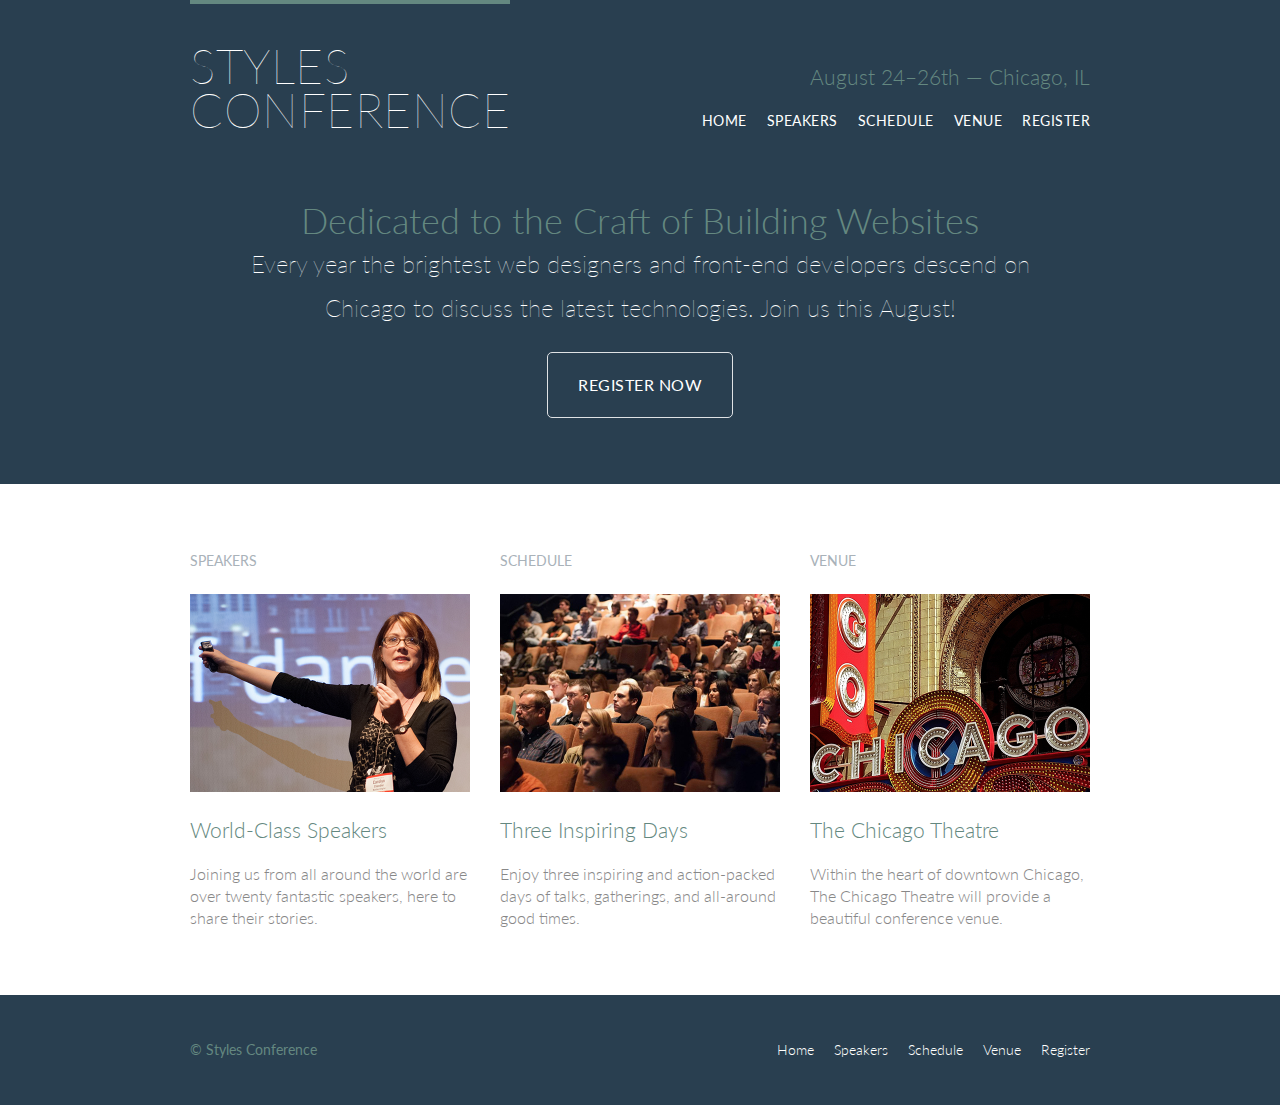
<file: index.html>
<!DOCTYPE html>
<html lang="en">

  <head>
    <meta charset="utf-8">
    <title>Styles Conference</title>
    <link rel="stylesheet" href="assets/stylesheets/main.css">
    <link href="https://fonts.googleapis.com/css?family=Lato:100,300,400&display=swap" rel="stylesheet">
  </head>

  <body>

    <!-- Header -->

    <header class="primary-header container group">

      <h1 class="logo">
        <a href="index.html">Styles <br> Conference</a>
      </h1>

      <h3 class="tagline">August 24&ndash;26th &mdash; Chicago, IL</h3>

      <nav class="nav primary-nav">
        <ul>
          <li><a href="index.html">Home</a></li><!--
          --><li><a href="speakers.html">Speakers</a></li><!--
          --><li><a href="schedule.html">Schedule</a></li><!--
          --><li><a href="venue.html">Venue</a></li><!--
          --><li><a href="register.html">Register</a></li>
        </ul>
      </nav>

    </header>

    <!-- Hero -->

    <section class="hero container">

      <h2>Dedicated to the Craft of Building Websites</h2>

      <p>Every year the brightest web designers and front-end developers descend on Chicago to discuss the latest technologies. Join us this August!</p>

      <a class="btn btn-alt" href="register.html">Register Now</a>

    </section>

    <!-- Teasers -->

    <section class="row">
      <div class="grid">

      <!-- Speakers -->

      <section class="teaser col-1-3">
        <h5>Speakers</h5>
        <a href="speakers.html">
          <img src="assets/images/home/speakers.jpg" alt="Professional Speaker"> 
          <h3>World-Class Speakers</h3>
        </a>
        <p>Joining us from all around the world are over twenty fantastic speakers, here to share their stories.</p>
      </section><!--

      Schedule

      --><section class="teaser col-1-3">
        <a href="schedule.html">
          <h5>Schedule</h5>
          <img src="assets/images/home/schedule.jpg" alt="Schedule"> 
          <h3>Three Inspiring Days</h3>
        </a>
        <p>Enjoy three inspiring and action-packed days of talks, gatherings, and all-around good times.</p>
      </section><!--

      Venue

      --><section class="teaser col-1-3">
        <a href="venue.html">
          <h5>Venue</h5>
          <img src="assets/images/home/venue.jpg" alt="Venue"> 
          <h3>The Chicago Theatre</h3>
        </a>
        <p>Within the heart of downtown Chicago, The Chicago Theatre will provide a beautiful conference venue.</p>
      </section>
    </div>
    </section>

    <!-- Footer -->

    <footer class="primary-footer container group">

      <small>&copy; Styles Conference</small>

      <nav class="nav">
        <ul>
          <li><a href="index.html">Home</a></li><!--
          --><li><a href="speakers.html">Speakers</a></li><!--
          --><li><a href="schedule.html">Schedule</a></li><!--
          --><li><a href="venue.html">Venue</a></li><!--
          --><li><a href="register.html">Register</a></li>
        </ul>
      </nav>

    </footer>

  </body>
</html>
</file>
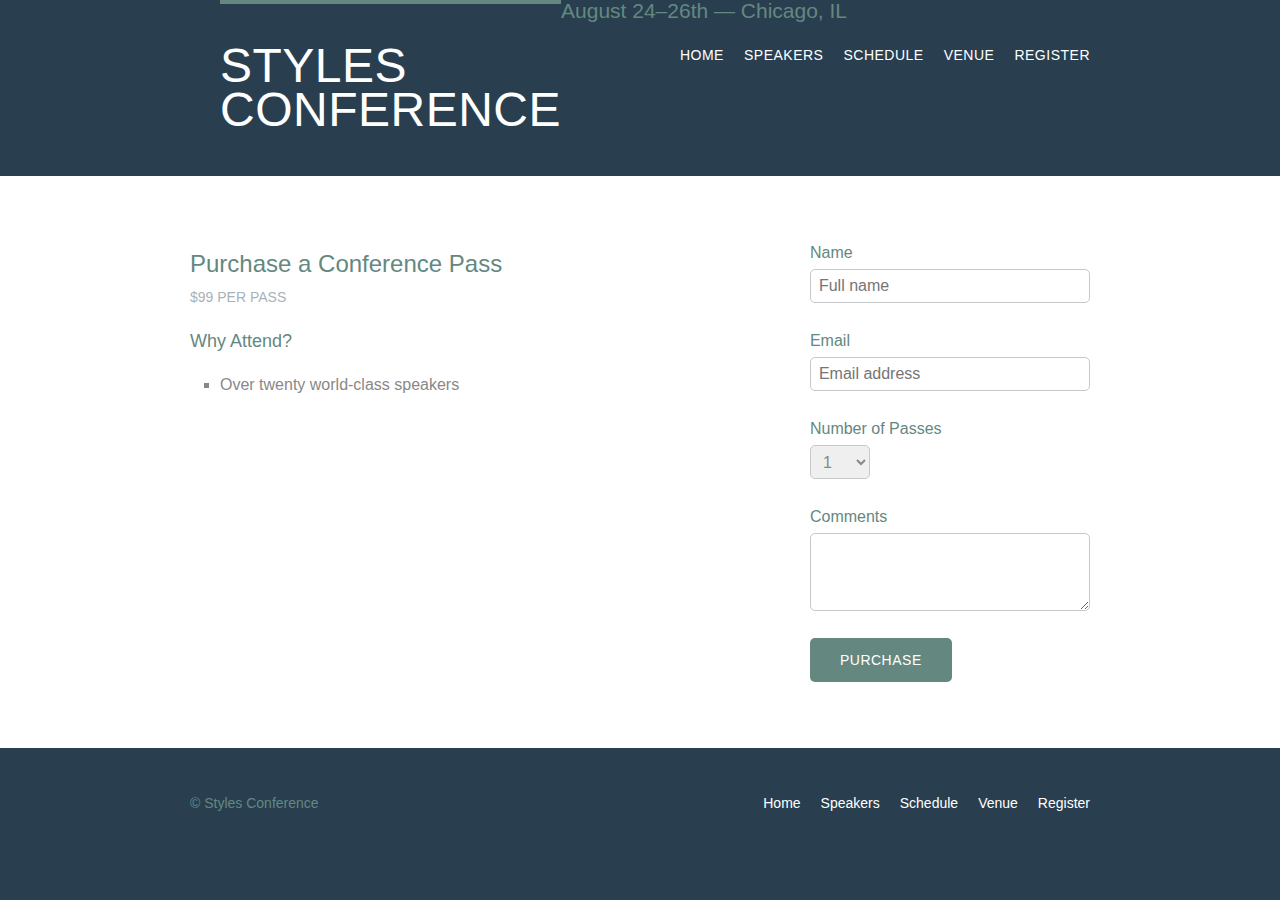
<file: register.html>
<!DOCTYPE html>
<html lang="en">
  <head>
    <meta charset="utf-8">
    <title>Styles Conference </title>
    <link rel="stylesheet" href="assets/stylesheets/main.css">
  </head>
  <body>
    <header class="primary-header container group">
      <section class="container">
      <h1 class="logo">
        <a href="index.html">Styles <br> Conference</a>
      </h1>
      </section>
      <h3>August 24&ndash;26th &mdash; Chicago, IL</h3>
      <nav class="nav primary-nav">
        <ul>
          <li><a href="index.html">Home</a></li><!--
          --><li><a href="speakers.html">Speakers</a></li><!--
          --><li><a href="schedule.html">Schedule</a></li><!--
          --><li><a href="venue.html">Venue</a></li><!--
          --><li><a href="register.html">Register</a></li>
        </ul>
      </nav>
    </header>
    <section class="row">
      <div class="grid">
        <section class="col-2-3">
          <h2>Purchase a Conference Pass</h2>
          <h5>$99 per Pass</h5>
          <h4>Why Attend?</h4>
          <ul class="why-attend">
            <li>Over twenty world-class speakers</li>
          </ul>
        </section><!--
        --><form class="col-1-3" action="#" method="post">
          <fieldset class="register-group">
            <label>
              Name
              <input type="text" name="name" placeholder="Full name" required>
            </label>
            <label>
              Email
              <input type="email" name="email" placeholder="Email address" required>
            </label>
            <label>
              Number of Passes
              <select name="quantity" required>
                <option value="1" selected>1</option>
                <option value="2">2</option>
                <option value="3">3</option>
                <option value="4">4</option>
                <option value="5">5</option>
              </select>
            </label>
            <label>
              Comments
              <textarea name="comments"></textarea>
            </label>
          </fieldset>
          <input class="btn btn-default" type="submit" name="submit" value="Purchase">

        </form>
      </div>
    </section>
  <footer class="primary-footer container group">
    <small>&copy; Styles Conference</small>
    <nav class="nav">
      <ul>
        <li><a href="index.html">Home</a></li><!--
        --><li><a href="speakers.html">Speakers</a></li><!--
        --><li><a href="schedule.html">Schedule</a></li><!--
        --><li><a href="venue.html">Venue</a></li><!--
        --><li><a href="register.html">Register</a></li>
      </ul>
    </nav>
  </footer>
</body>
</html>
</file>
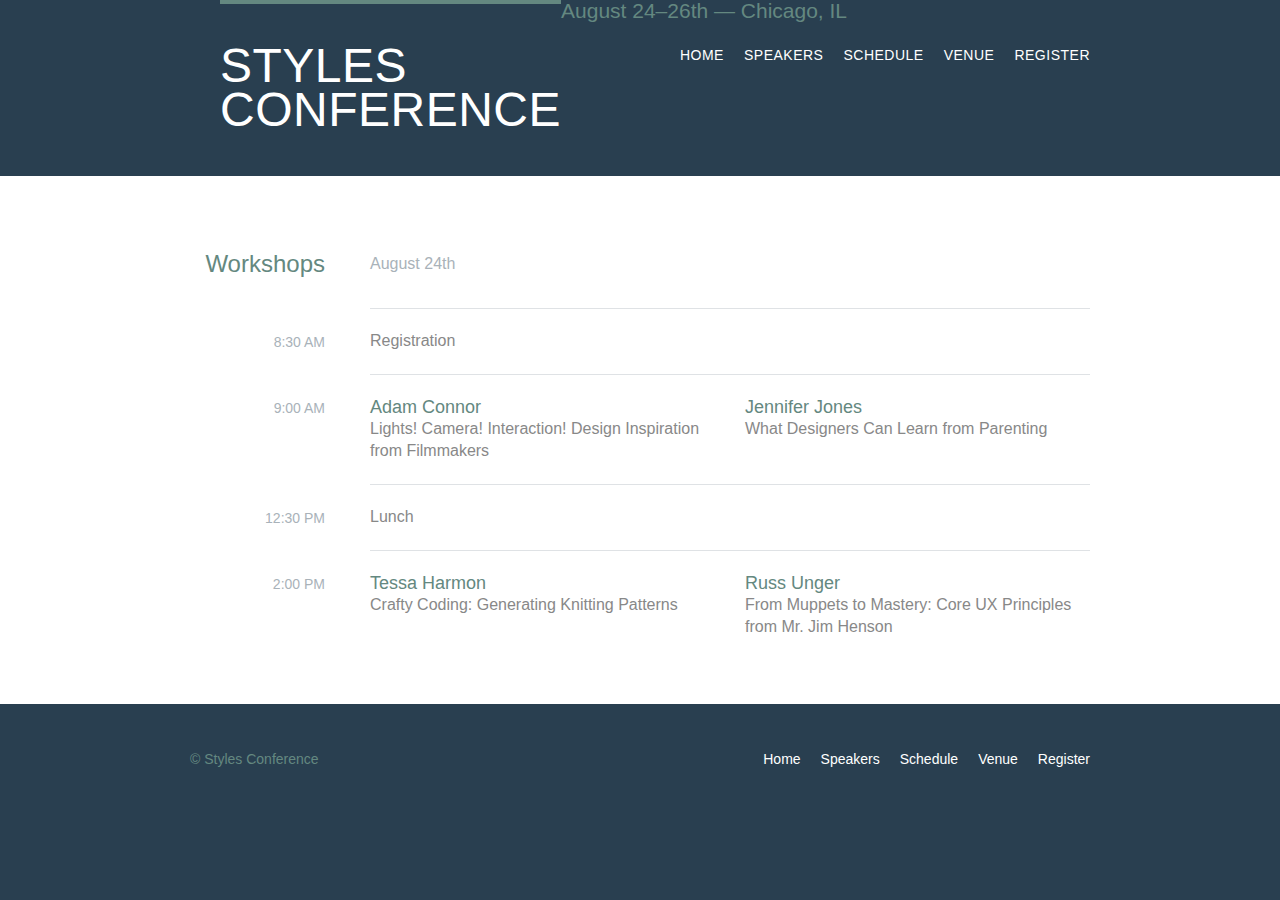
<file: schedule.html>
<!DOCTYPE html>
<html lang="en">
  <head>
    <meta charset="utf-8">
    <title>Styles Conference </title>
    <link rel="stylesheet" href="assets/stylesheets/main.css">
  </head>
  <body>
    <header class="primary-header container group">
      <section class="container">
      <h1 class="logo">
        <a href="index.html">Styles <br> Conference</a>
      </h1>
      </section>
      <h3>August 24&ndash;26th &mdash; Chicago, IL</h3>
      <nav class="nav primary-nav">
        <ul>
          <li><a href="index.html">Home</a></li><!--
          --><li><a href="speakers.html">Speakers</a></li><!--
          --><li><a href="schedule.html">Schedule</a></li><!--
          --><li><a href="venue.html">Venue</a></li><!--
          --><li><a href="register.html">Register</a></li>
        </ul>
      </nav>
    </header>
    <section class="row">
      <div class="container">
        <table>
          <thead>
            <tr>
              <th scope="row">
                Workshops
              </th>
              <td class="schedule-offset" colspan="2">
                August 24th
              </td>
            </tr>
          </thead>
          <tbody>
            <tr>
              <th scope="row">
                <time datetime="08:30:00">8:30 AM</time>
              </th>
              <td colspan="2">
                Registration
              </td>
            </tr>
            <tr>
              <th scope="row">
                <time datetime="09:00:00">9:00 AM</time>
              </th>
              <td>
                <a href="speakers.html#adam-connor">
                  <h4>Adam Connor</h4>
                  Lights! Camera! Interaction! Design Inspiration from Filmmakers
                </a>
              </td>
              <td>
                <a href="speakers.html#jennifer-jones">
                  <h4>Jennifer Jones</h4>
                  What Designers Can Learn from Parenting
                </a>
              </td>
            </tr>
            <tr>
              <th scope="row">
                <time datetime="12:30:00">12:30 PM</time>
              </th>
              <td colspan="2">
                Lunch
              </td>
            </tr>
            <tr>
              <th scope="row">
                <time datetime="14:00">2:00 PM</time>
              </th>
              <td>
                <a href="speakers.html#tessa-harmon">
                  <h4>Tessa Harmon</h4>
                  Crafty Coding: Generating Knitting Patterns
                </a>
              </td>
              <td>
                <a href="speakers.html#russ-unger">
                  <h4>Russ Unger</h4>
                  From Muppets to Mastery: Core UX Principles from Mr. Jim Henson
                </a>
              </td>
            </tr>
          </tbody>
        </table>
      </div>
    </section>
  <footer class="primary-footer container group">
    <small>&copy; Styles Conference</small>
    <nav class="nav">
      <ul>
        <li><a href="index.html">Home</a></li><!--
        --><li><a href="speakers.html">Speakers</a></li><!--
        --><li><a href="schedule.html">Schedule</a></li><!--
        --><li><a href="venue.html">Venue</a></li><!--
        --><li><a href="register.html">Register</a></li>
      </ul>
    </nav>
  </footer>
</body>
</html>
</file>
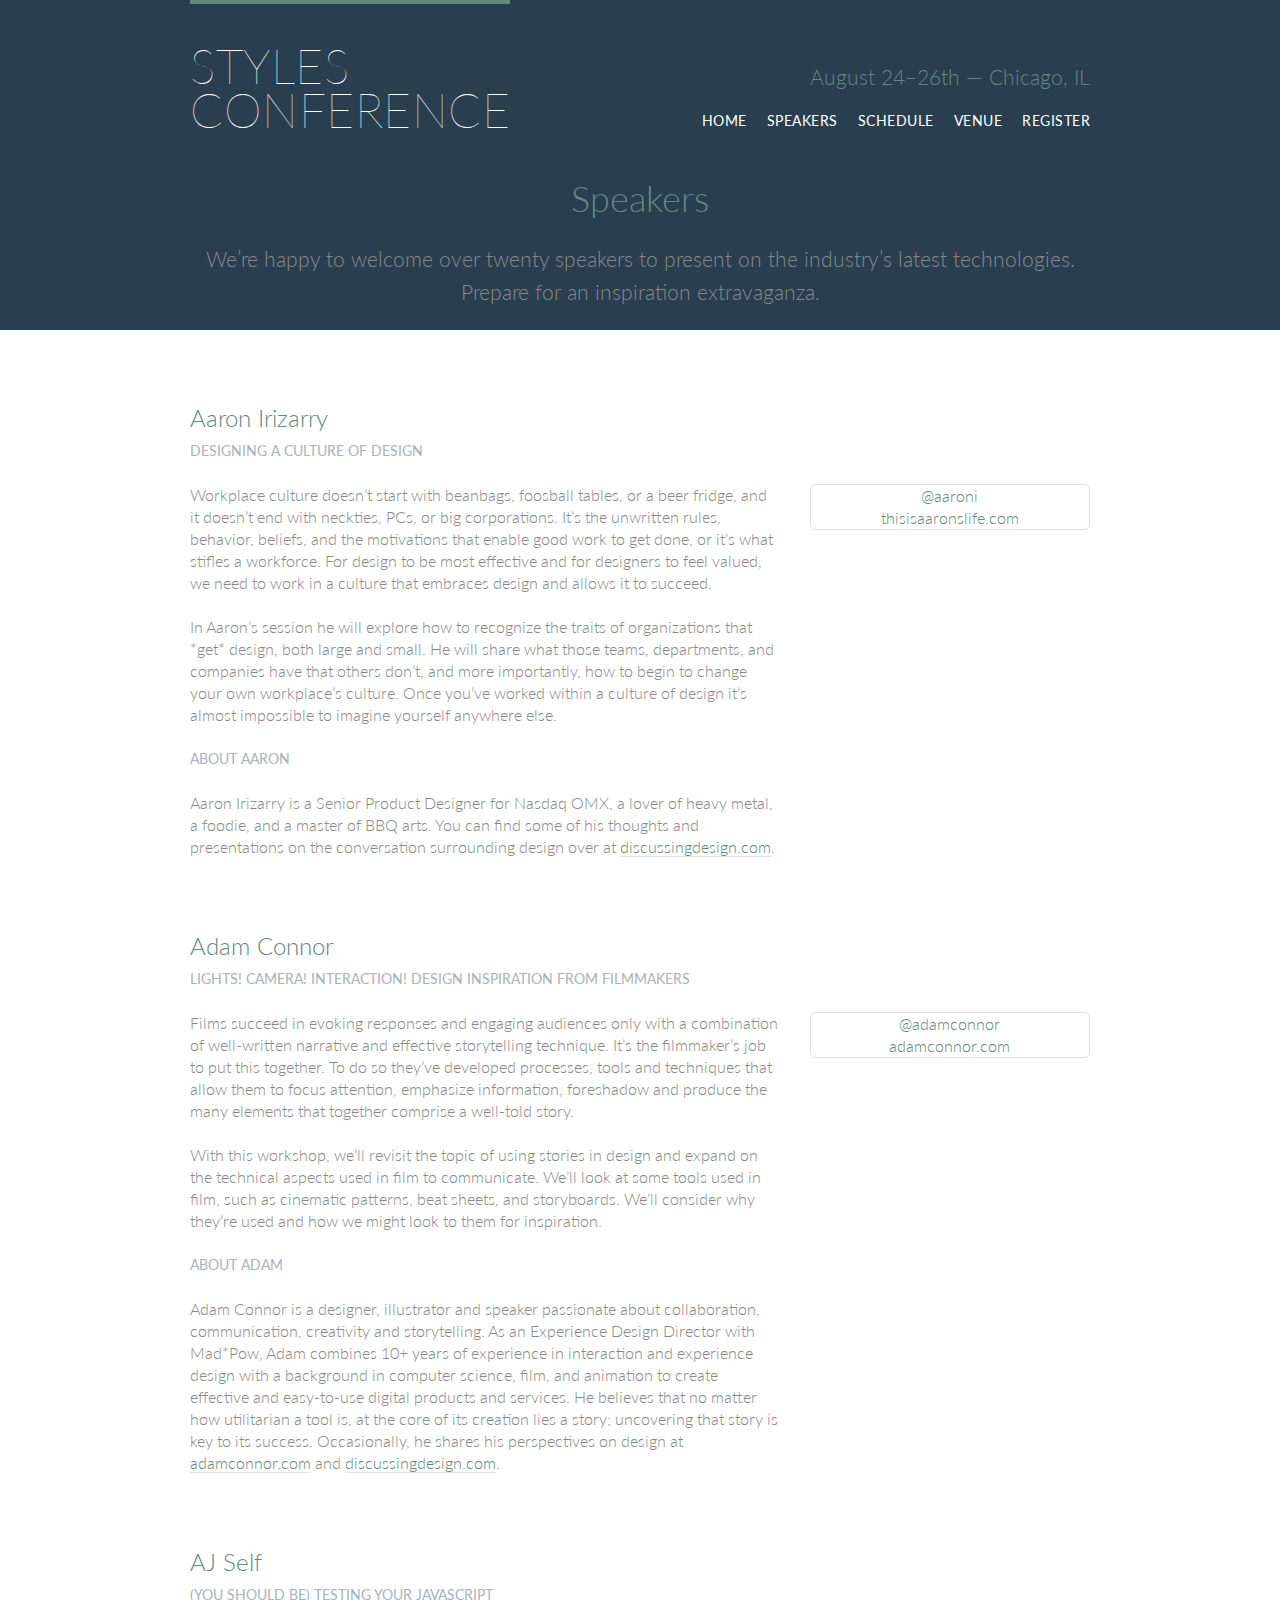
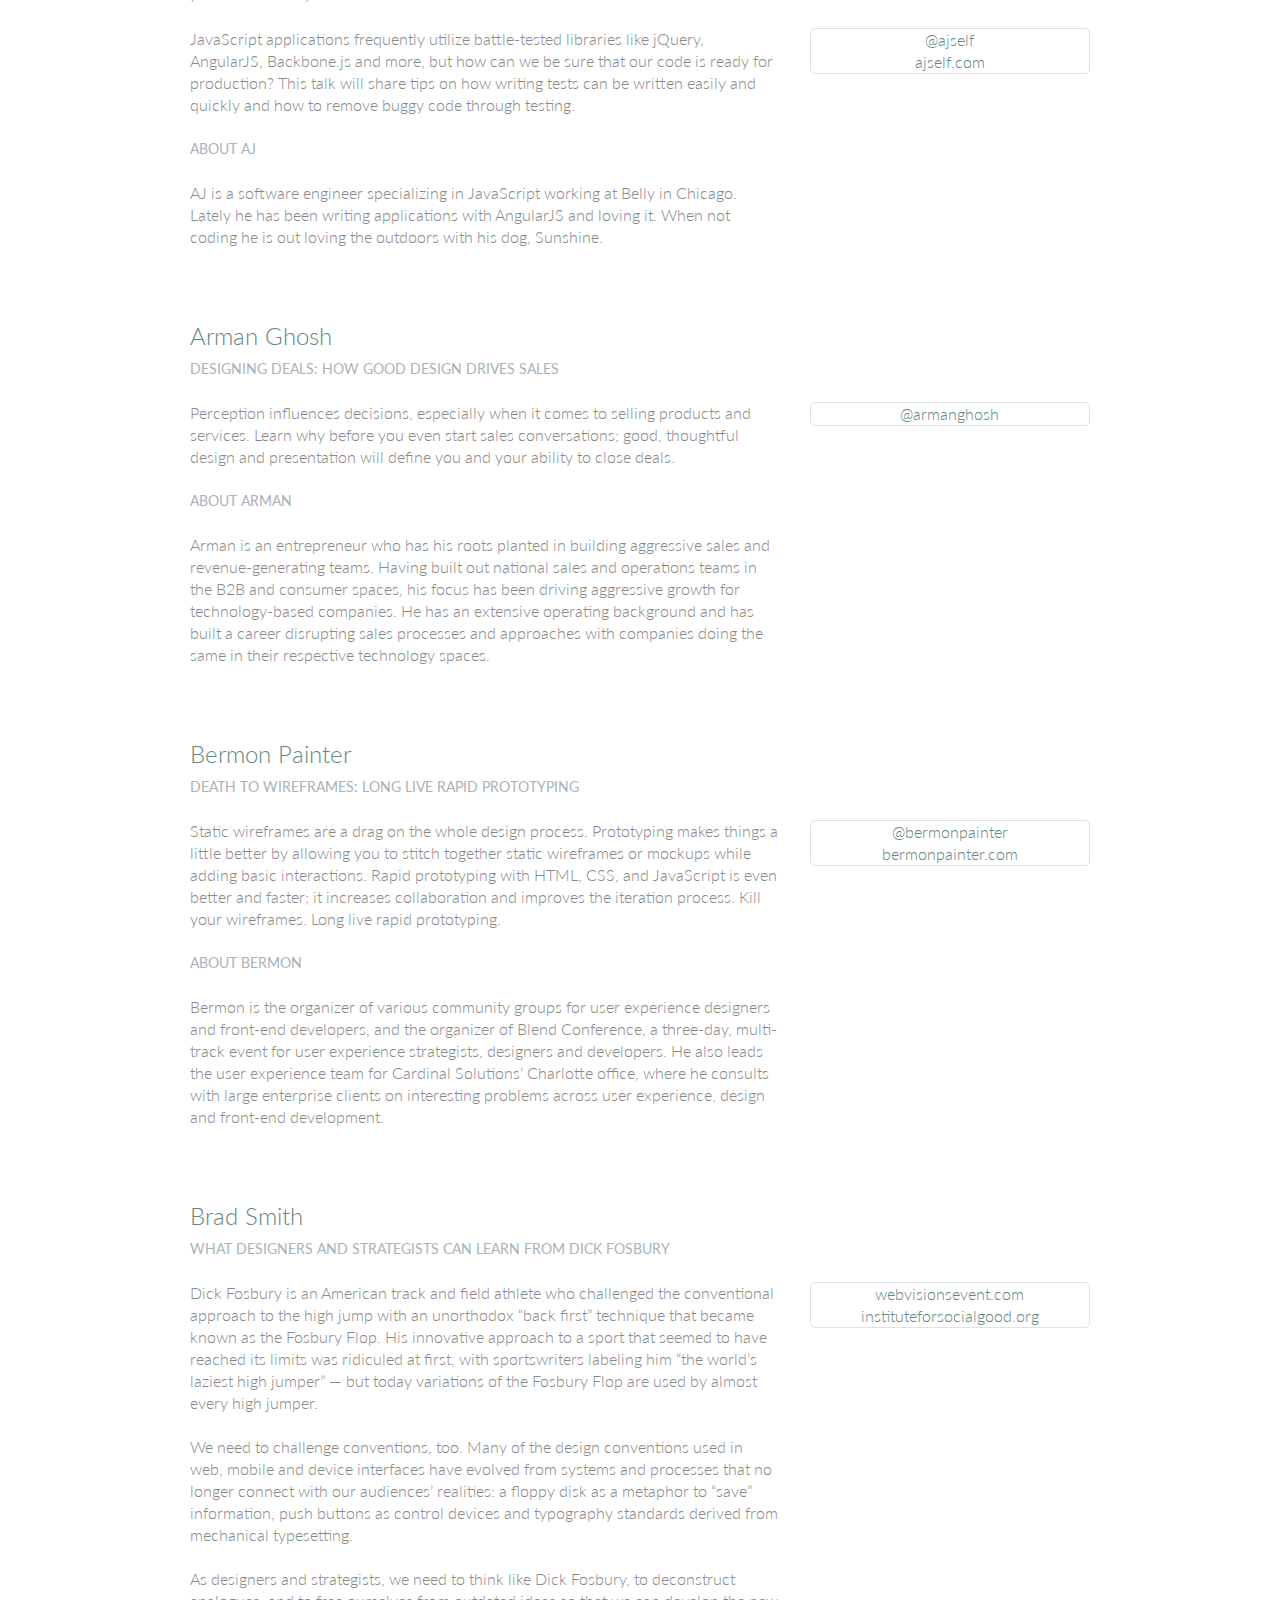
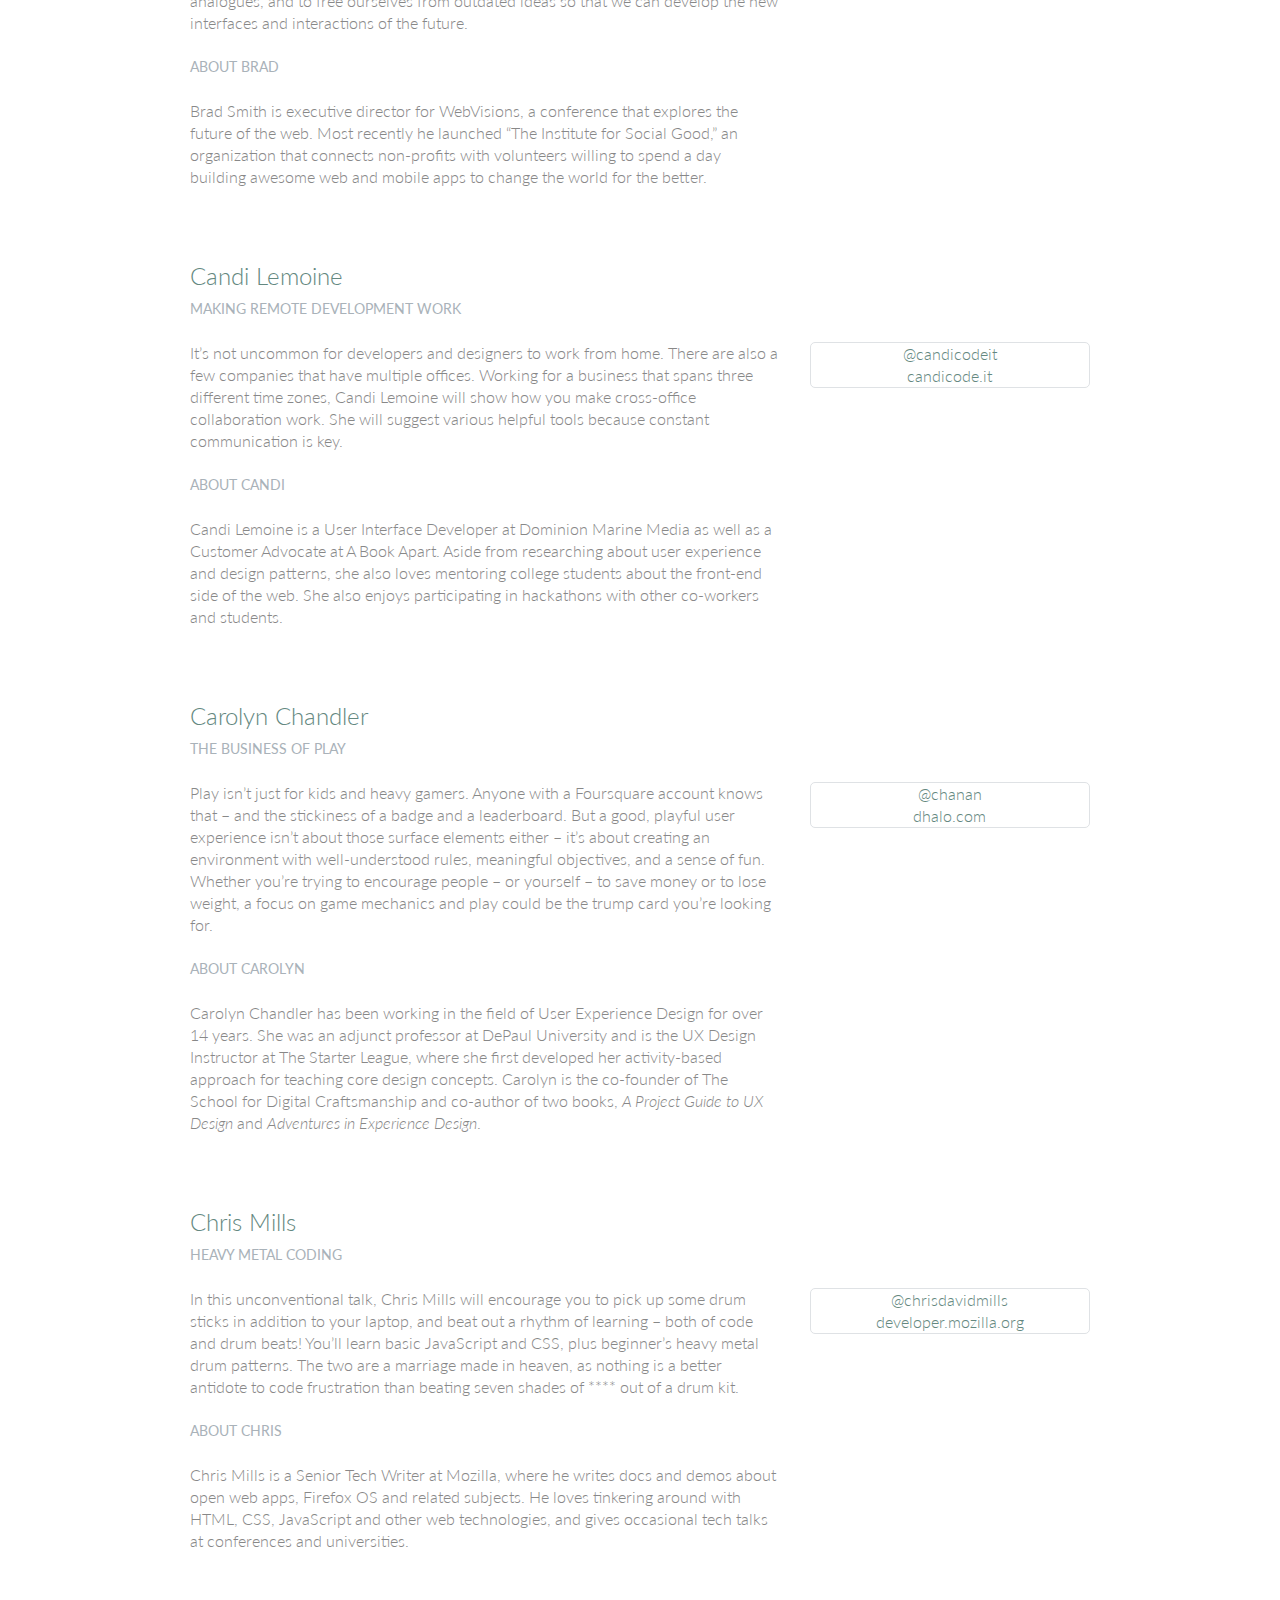
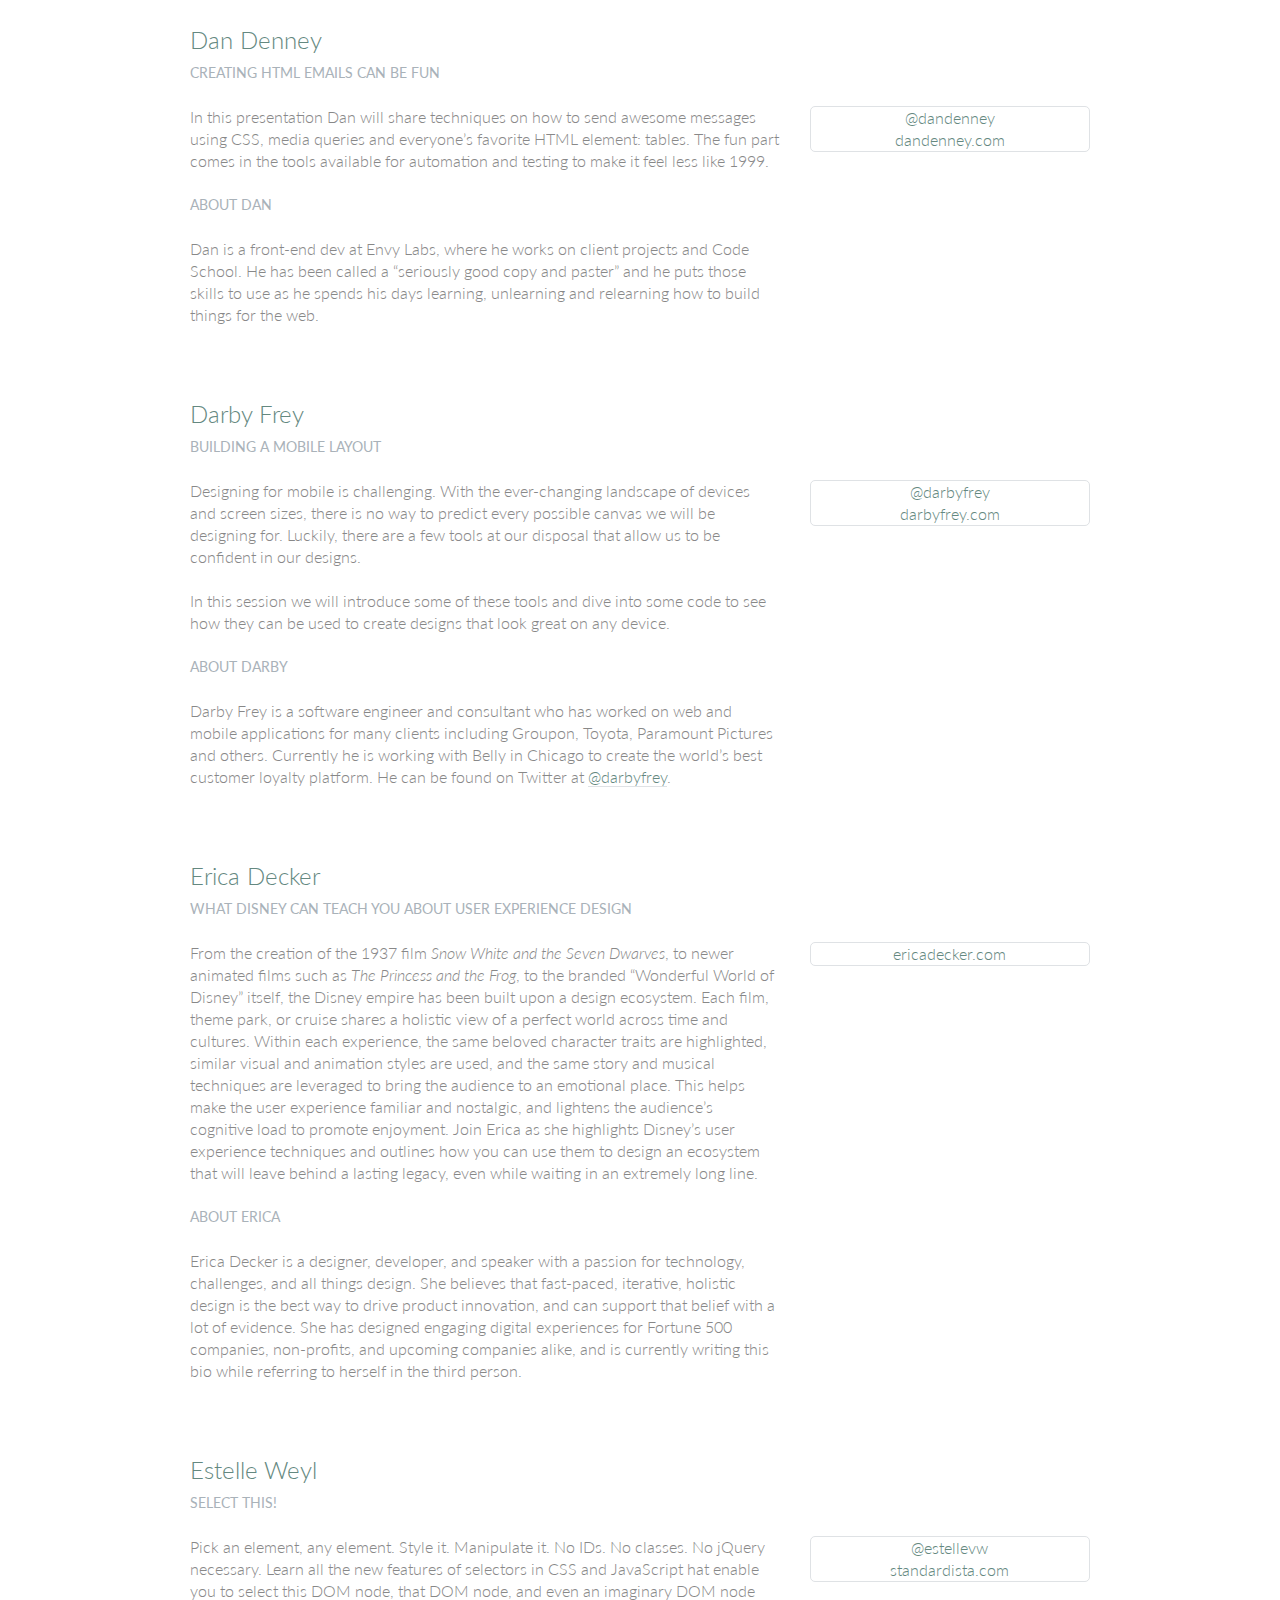
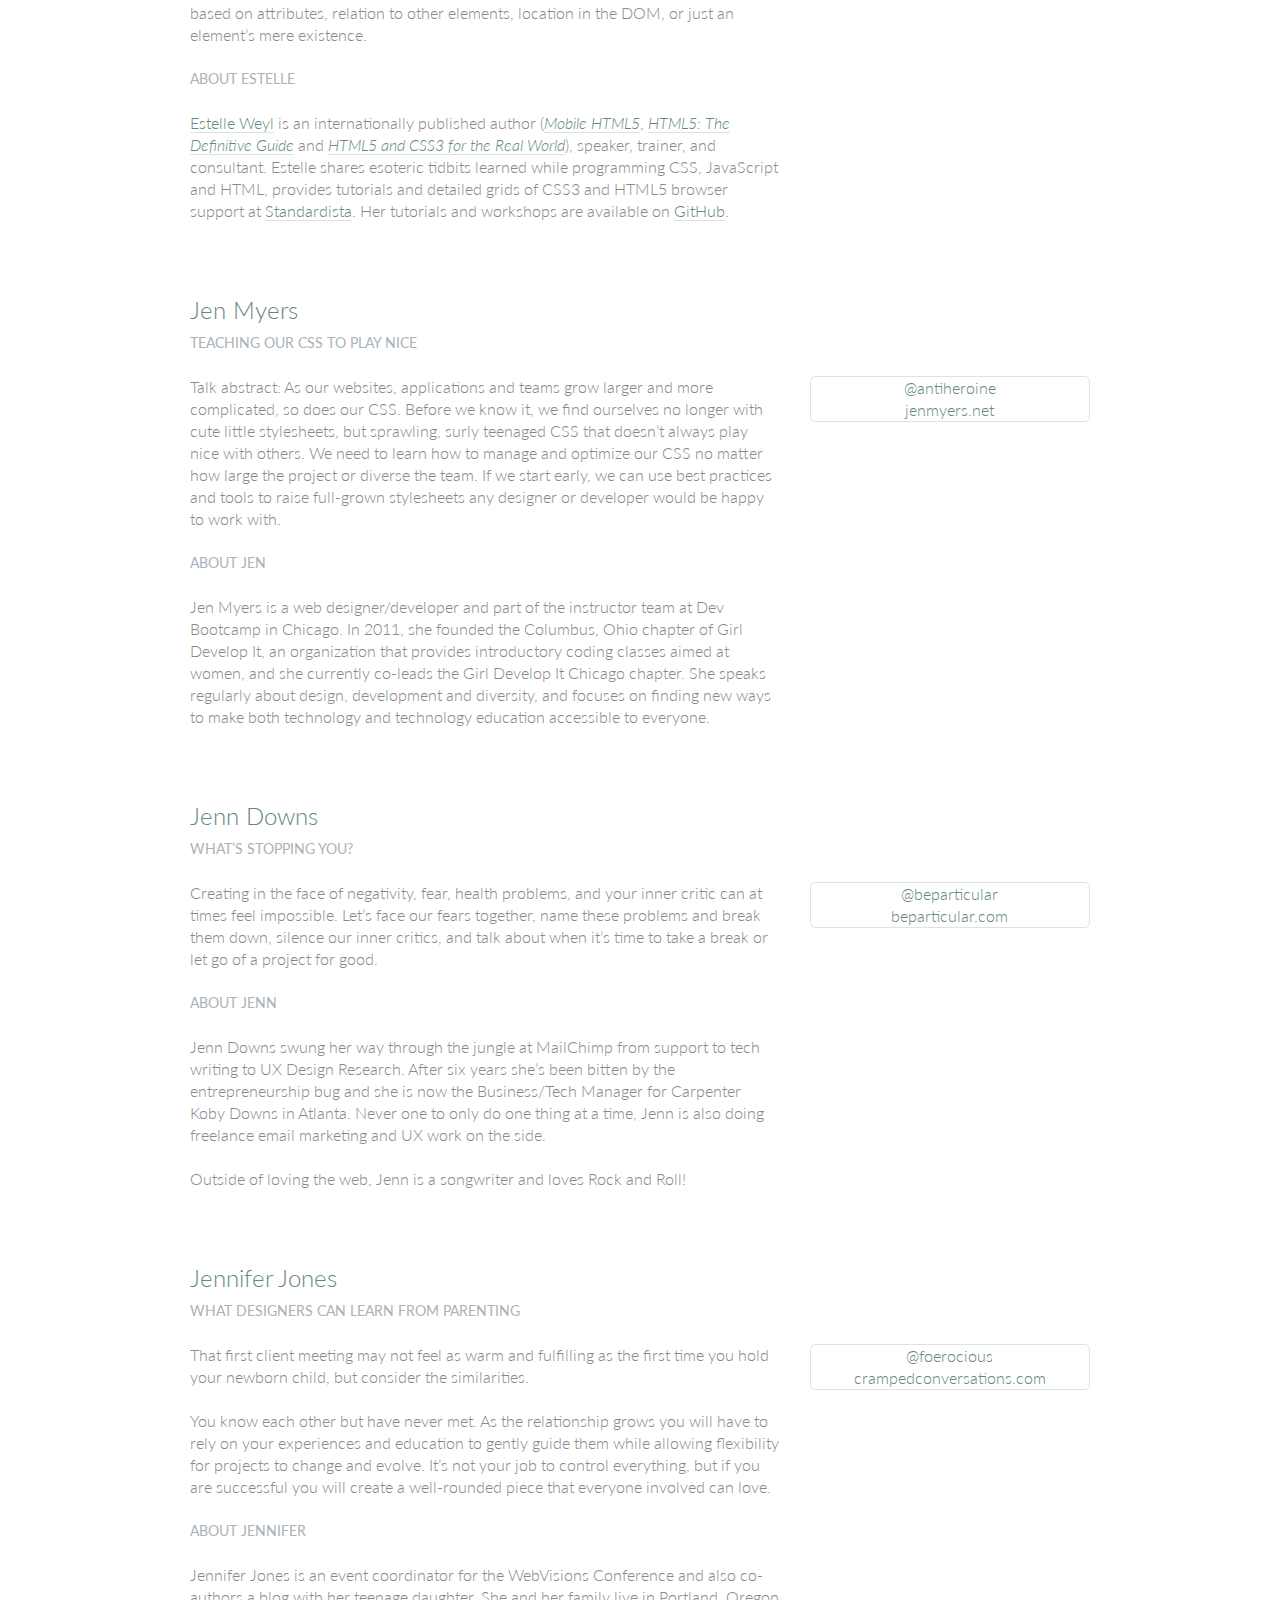
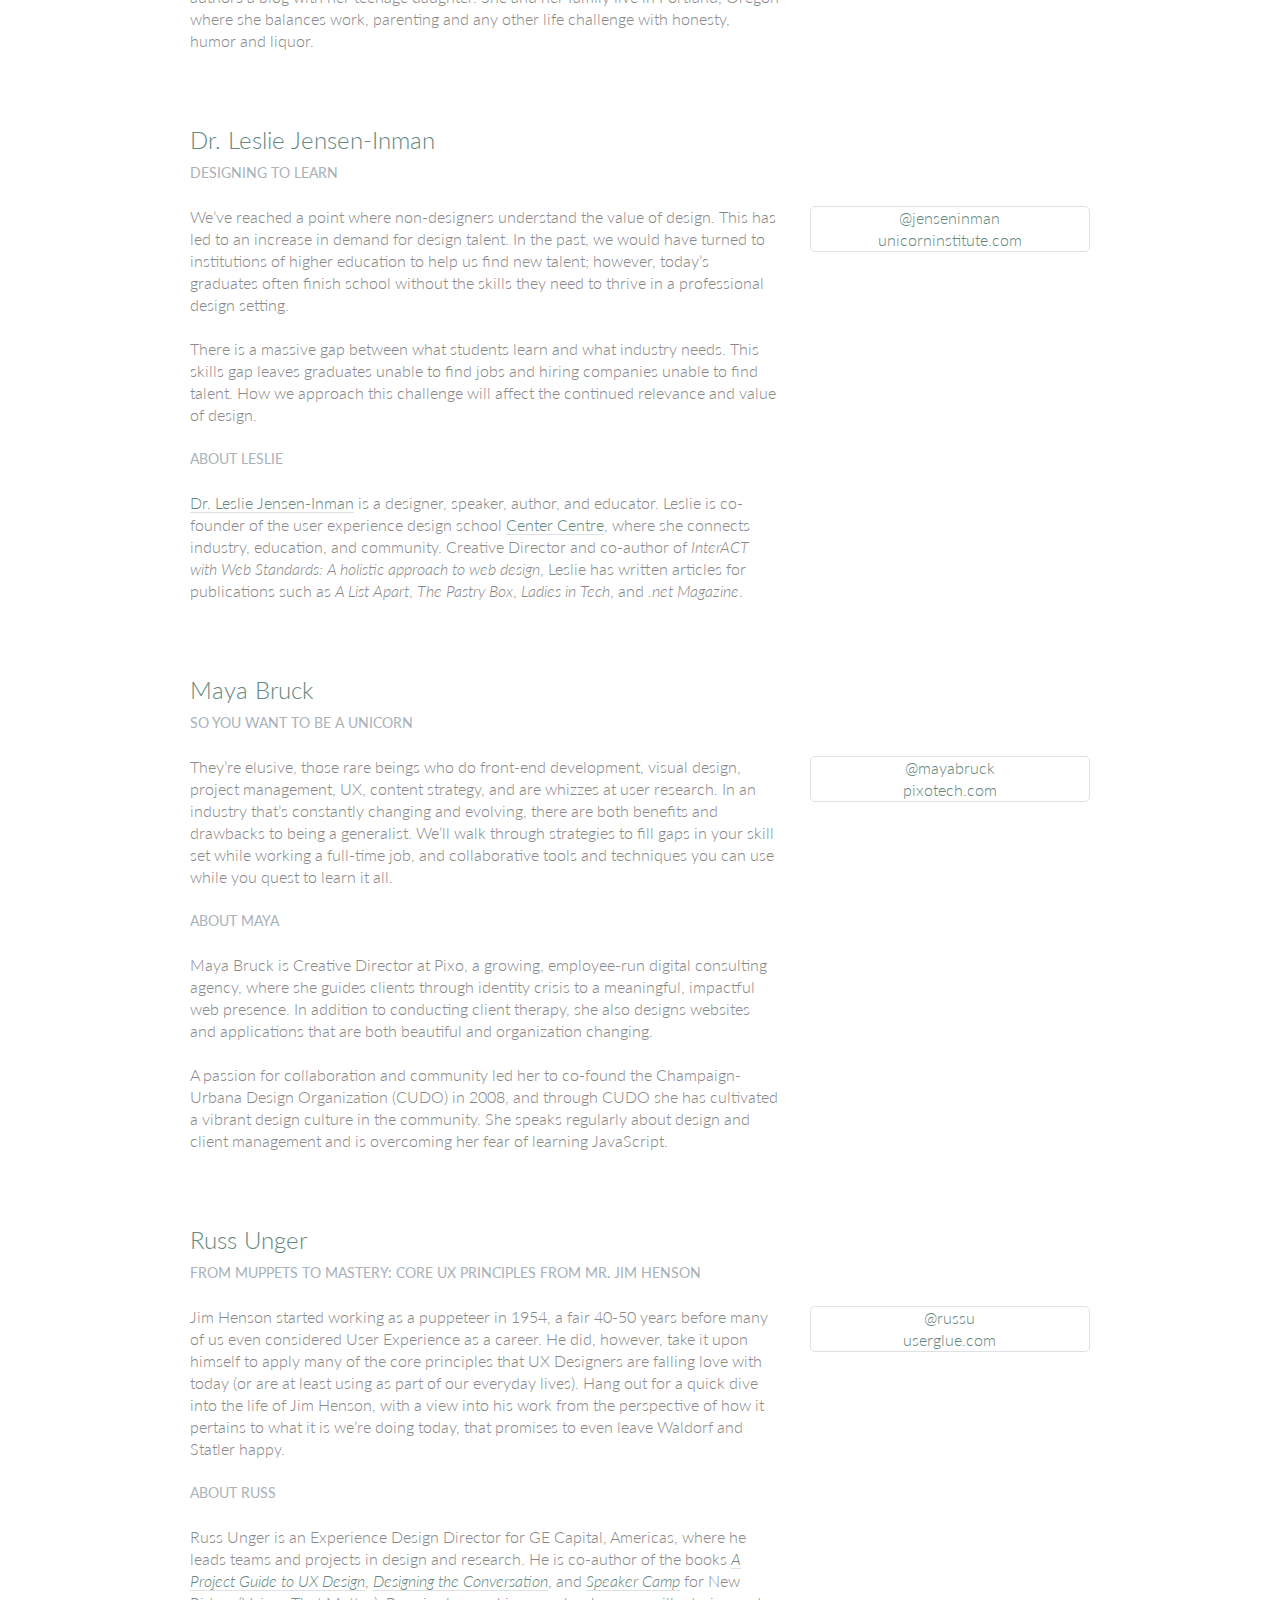
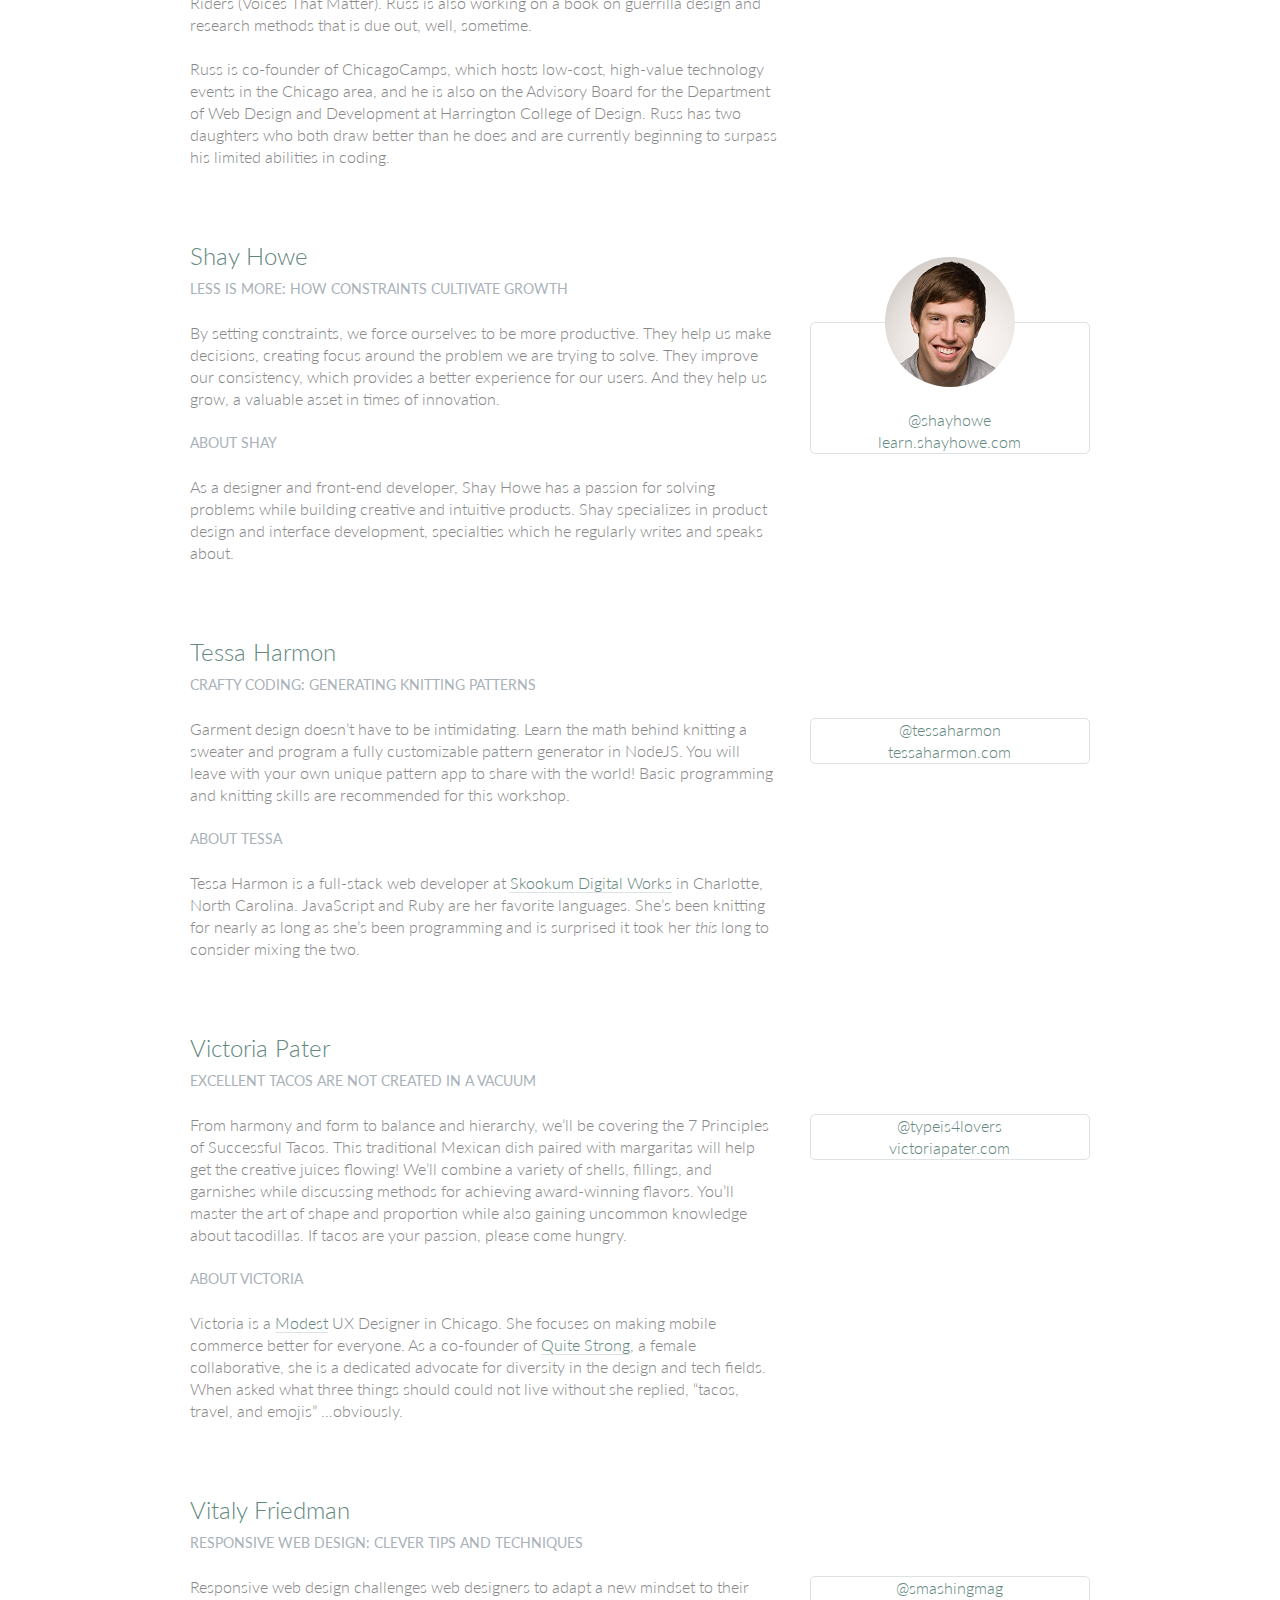
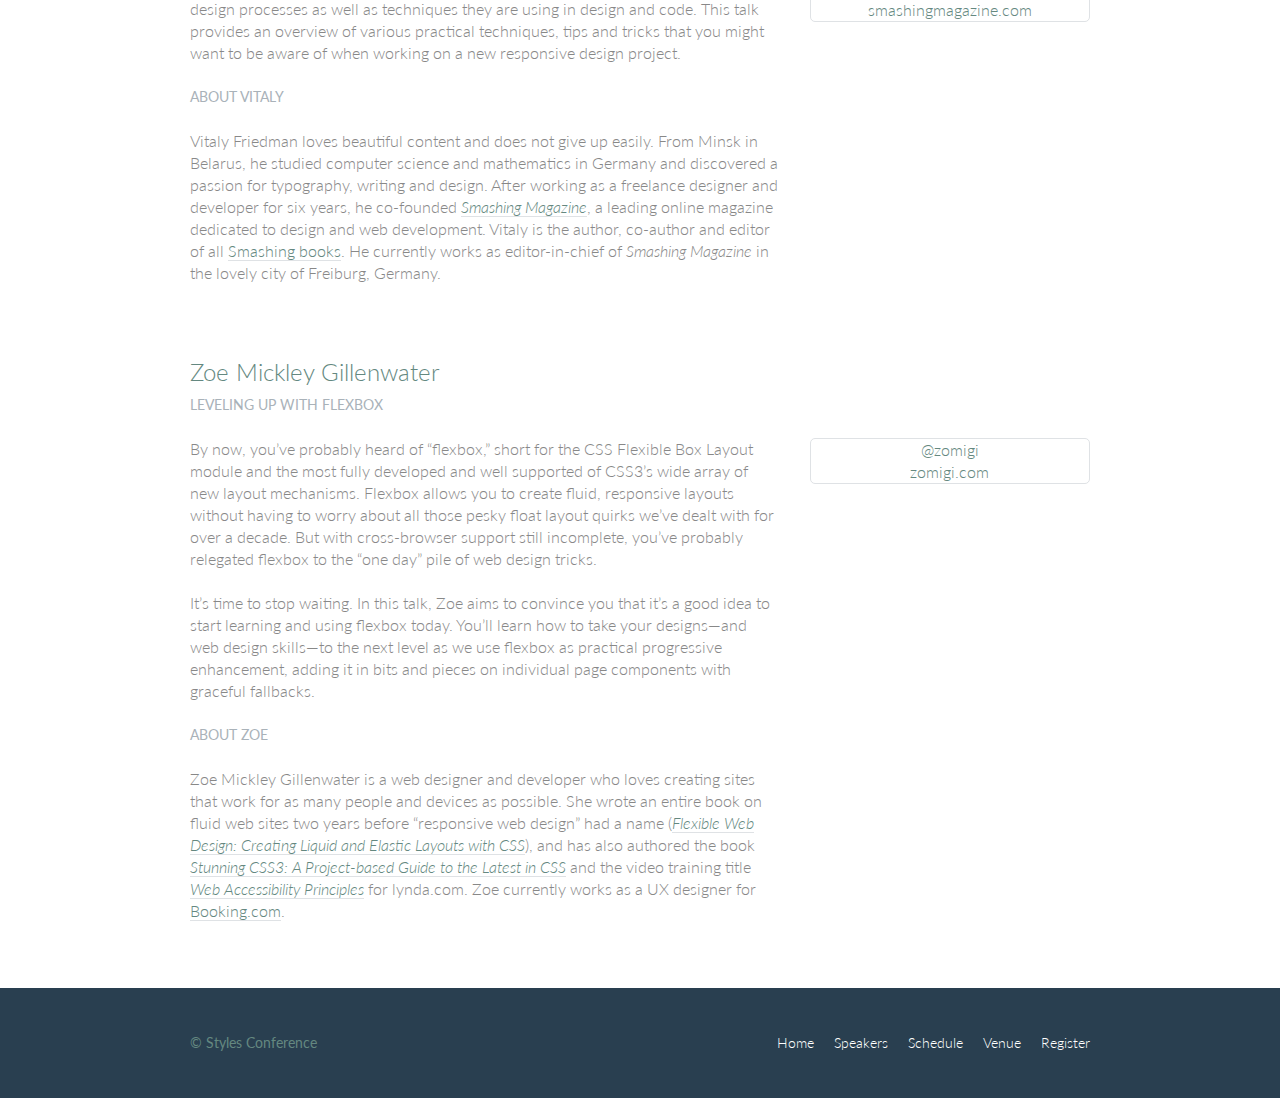
<file: speakers.html>
<!DOCTYPE html>
<html lang="en">

  <head>
    <meta charset="utf-8">
    <title>Speakers - Styles Conference</title>
    <link rel="stylesheet" href="assets/stylesheets/main.css">
    <link rel="stylesheet" href="http://fonts.googleapis.com/css?family=Lato:100,300,400">
  </head>

  <body>

    <!-- Header -->

    <header class="primary-header container group">

      <h1 class="logo">
        <a href="index.html">Styles <br> Conference</a>
      </h1>

      <h3 class="tagline">August 24&ndash;26th &mdash; Chicago, IL</h3>

      <nav class="nav primary-nav">
        <ul>
          <li><a href="index.html">Home</a></li><!--
          --><li><a href="speakers.html">Speakers</a></li><!--
          --><li><a href="schedule.html">Schedule</a></li><!--
          --><li><a href="venue.html">Venue</a></li><!--
          --><li><a href="register.html">Register</a></li>
        </ul>
      </nav>

    </header>

    <!-- Lead -->

    <section class="row-alt">
      <div class="lead container">

        <h1>Speakers</h1>

        <p>We&#8217;re happy to welcome over twenty speakers to present on the industry&#8217;s latest technologies. Prepare for an inspiration extravaganza.</p>

      </div>
    </section>

    <!-- Main content -->

    <section class="row">
      <div class="grid">

        <!-- Aaron Irizarry -->

        <section class="speaker" id="aaron-irizarry">

          <div class="col-2-3">

            <h2>Aaron Irizarry</h2>
            <h5>Designing a Culture of Design</h5>

            <p>Workplace culture doesn&#8217;t start with beanbags, foosball tables, or a beer fridge, and it doesn&#8217;t end with neckties, PCs, or big corporations. It&#8217;s the unwritten rules, behavior, beliefs, and the motivations that enable good work to get done, or it&#8217;s what stifles a workforce. For design to be most effective and for designers to feel valued, we need to work in a culture that embraces design and allows it to succeed.</p>

            <p>In Aaron&#8217;s session he will explore how to recognize the traits of organizations that *get* design, both large and small. He will share what those teams, departments, and companies have that others don&#8217;t, and more importantly, how to begin to change your own workplace&#8217;s culture. Once you&#8217;ve worked within a culture of design it&#8217;s almost impossible to imagine yourself anywhere else.</p>

            <h5>About Aaron</h5>

            <p>Aaron Irizarry is a Senior Product Designer for Nasdaq OMX, a lover of heavy metal, a foodie, and a master of BBQ arts. You can find some of his thoughts and presentations on the conversation surrounding design over at <a href="http://www.discussingdesign.com/">discussingdesign.com</a>.</p>

          </div><!--

          --><aside class="col-1-3">
            <div class="speaker-info">

              <ul>
                <li><a href="https://twitter.com/aaroni">@aaroni</a></li>
                <li><a href="http://www.thisisaaronslife.com/">thisisaaronslife.com</a></li>
              </ul>

            </div>
          </aside>

        </section>

        <!-- Adam Connor -->

        <section class="speaker" id="adam-connor">

          <div class="col-2-3">

            <h2>Adam Connor</h2>
            <h5>Lights! Camera! Interaction! Design Inspiration from Filmmakers</h5>

            <p>Films succeed in evoking responses and engaging audiences only with a combination of well-written narrative and effective storytelling technique. It&#8217;s the filmmaker&#8217;s job to put this together. To do so they&#8217;ve developed processes, tools and techniques that allow them to focus attention, emphasize information, foreshadow and produce the many elements that together comprise a well-told story.</p>

            <p>With this workshop, we&#8217;ll revisit the topic of using stories in design and expand on the technical aspects used in film to communicate. We&#8217;ll look at some tools used in film, such as cinematic patterns, beat sheets, and storyboards. We&#8217;ll consider why they&#8217;re used and how we might look to them for inspiration.</p>

            <h5>About Adam</h5>

            <p>Adam Connor is a designer, illustrator and speaker passionate about collaboration, communication, creativity and storytelling. As an Experience Design Director with Mad*Pow, Adam combines 10+ years of experience in interaction and experience design with a background in computer science, film, and animation to create effective and easy-to-use digital products and services. He believes that no matter how utilitarian a tool is, at the core of its creation lies a story; uncovering that story is key to its success. Occasionally, he shares his perspectives on design at <a href="http://adamconnor.com/">adamconnor.com</a> and <a href="http://www.discussingdesign.com/">discussingdesign.com</a>.</p>

          </div><!--

          --><aside class="col-1-3">
            <div class="speaker-info">

              <ul>
                <li><a href="https://twitter.com/adamconnor">@adamconnor</a></li>
                <li><a href="http://adamconnor.com/">adamconnor.com</a></li>
              </ul>

            </div>
          </aside>

        </section>

        <!-- AJ Self -->

        <section class="speaker" id="aj-self">

          <div class="col-2-3">

            <h2>AJ Self</h2>
            <h5>(You Should Be) Testing Your JavaScript</h5>

            <p>JavaScript applications frequently utilize battle-tested libraries like jQuery, AngularJS, Backbone.js and more, but how can we be sure that our code is ready for production? This talk will share tips on how writing tests can be written easily and quickly and how to remove buggy code through testing.</p>

            <h5>About AJ</h5>

            <p>AJ is a software engineer specializing in JavaScript working at Belly in Chicago. Lately he has been writing applications with AngularJS and loving it. When not coding he is out loving the outdoors with his dog, Sunshine.</p>

          </div><!--

          --><aside class="col-1-3">
            <div class="speaker-info">

              <ul>
                <li><a href="https://twitter.com/ajself">@ajself</a></li>
                <li><a href="http://www.ajself.com/">ajself.com</a></li>
              </ul>

            </div>
          </aside>

        </section>

        <!-- Arman Ghosh -->

        <section class="speaker" id="arman-ghosh">

          <div class="col-2-3">

            <h2>Arman Ghosh</h2>
            <h5>Designing Deals: How Good Design Drives Sales</h5>

            <p>Perception influences decisions, especially when it comes to selling products and services. Learn why before you even start sales conversations; good, thoughtful design and presentation will define you and your ability to close deals.</p>

            <h5>About Arman</h5>

            <p>Arman is an entrepreneur who has his roots planted in building aggressive sales and revenue-generating teams. Having built out national sales and operations teams in the B2B and consumer spaces, his focus has been driving aggressive growth for technology-based companies. He has an extensive operating background and has built a career disrupting sales processes and approaches with companies doing the same in their respective technology spaces.</p>

          </div><!--

          --><aside class="col-1-3">
            <div class="speaker-info">

              <ul>
                <li><a href="https://twitter.com/armanghosh">@armanghosh</a></li>
              </ul>

            </div>
          </aside>

        </section>

        <!-- Bermon Painter -->

        <section class="speaker" id="bermon-painter">

          <div class="col-2-3">

            <h2>Bermon Painter</h2>
            <h5>Death to Wireframes: Long Live Rapid Prototyping</h5>

            <p>Static wireframes are a drag on the whole design process. Prototyping makes things a little better by allowing you to stitch together static wireframes or mockups while adding basic interactions. Rapid prototyping with HTML, CSS, and JavaScript is even better and faster; it increases collaboration and improves the iteration process. Kill your wireframes. Long live rapid prototyping.</p>

            <h5>About Bermon</h5>

            <p>Bermon is the organizer of various community groups for user experience designers and front-end developers, and the organizer of Blend Conference, a three-day, multi-track event for user experience strategists, designers and developers. He also leads the user experience team for Cardinal Solutions&#8217; Charlotte office, where he consults with large enterprise clients on interesting problems across user experience, design and front-end development.</p>

          </div><!--

          --><aside class="col-1-3">
            <div class="speaker-info">

              <ul>
                <li><a href="https://twitter.com/bermonpainter">@bermonpainter</a></li>
                <li><a href="http://bermonpainter.com/">bermonpainter.com</a></li>
              </ul>

            </div>
          </aside>

        </section>

        <!-- Brad Smith -->

        <section class="speaker" id="brad-smith">

          <div class="col-2-3">

            <h2>Brad Smith</h2>
            <h5>What Designers and Strategists Can Learn from Dick Fosbury</h5>

            <p>Dick Fosbury is an American track and field athlete who challenged the conventional approach to the high jump with an unorthodox &#8220;back first&#8221; technique that became known as the Fosbury Flop. His innovative approach to a sport that seemed to have reached its limits was ridiculed at first, with sportswriters labeling him &#8220;the world&#8217;s laziest high jumper&#8221; &#8212; but today variations of the Fosbury Flop are used by almost every high jumper.</p>

            <p>We need to challenge conventions, too. Many of the design conventions used in web, mobile and device interfaces have evolved from systems and processes that no longer connect with our audiences&#8217; realities: a floppy disk as a metaphor to &#8220;save&#8221; information, push buttons as control devices and typography standards derived from mechanical typesetting.</p>

            <p>As designers and strategists, we need to think like Dick Fosbury, to deconstruct analogues, and to free ourselves from outdated ideas so that we can develop the new interfaces and interactions of the future.</p>

            <h5>About Brad</h5>

            <p>Brad Smith is executive director for WebVisions, a conference that explores the future of the web. Most recently he launched &#8220;The Institute for Social Good,&#8221; an organization that connects non-profits with volunteers willing to spend a day building awesome web and mobile apps to change the world for the better.</p>

          </div><!--

          --><aside class="col-1-3">
            <div class="speaker-info">

              <ul>
                <li><a href="http://www.webvisionsevent.com/">webvisionsevent.com</a></li>
                <li><a href="http://www.instituteforsocialgood.org/">instituteforsocialgood.org</a></li>
              </ul>

            </div>
          </aside>

        </section>

        <!-- Candi Lemoine -->

        <section class="speaker" id="candi-lemoine">

          <div class="col-2-3">

            <h2>Candi Lemoine</h2>
            <h5>Making Remote Development Work</h5>

            <p>It&#8217;s not uncommon for developers and designers to work from home. There are also a few companies that have multiple offices. Working for a business that spans three different time zones, Candi Lemoine will show how you make cross-office collaboration work. She will suggest various helpful tools because constant communication is key.</p>

            <h5>About Candi</h5>

            <p>Candi Lemoine is a User Interface Developer at Dominion Marine Media as well as a Customer Advocate at A Book Apart. Aside from researching about user experience and design patterns, she also loves mentoring college students about the front-end side of the web. She also enjoys participating in hackathons with other co-workers and students.</p>

          </div><!--

          --><aside class="col-1-3">
            <div class="speaker-info">

              <ul>
                <li><a href="https://twitter.com/candicodeit">@candicodeit</a></li>
                <li><a href="http://candicode.it/">candicode.it</a></li>
              </ul>

            </div>
          </aside>

        </section>

        <!-- Carolyn Chandler -->

        <section class="speaker" id="carolyn-chandler">

          <div class="col-2-3">

            <h2>Carolyn Chandler</h2>
            <h5>The Business of Play</h5>

            <p>Play isn&#8217;t just for kids and heavy gamers. Anyone with a Foursquare account knows that &#8211; and the stickiness of a badge and a leaderboard. But a good, playful user experience isn&#8217;t about those surface elements either &#8211; it&#8217;s about creating an environment with well-understood rules, meaningful objectives, and a sense of fun. Whether you&#8217;re trying to encourage people &#8211; or yourself &#8211; to save money or to lose weight, a focus on game mechanics and play could be the trump card you&#8217;re looking for.</p>

            <h5>About Carolyn</h5>

            <p>Carolyn Chandler has been working in the field of User Experience Design for over 14 years. She was an adjunct professor at DePaul University and is the UX Design Instructor at The Starter League, where she first developed her activity-based approach for teaching core design concepts. Carolyn is the co-founder of The School for Digital Craftsmanship and co-author of two books, <cite>A Project Guide to UX Design</cite> and <cite>Adventures in Experience Design</cite>.</p>

          </div><!--

          --><aside class="col-1-3">
            <div class="speaker-info">

              <ul>
                <li><a href="https://twitter.com/chanan">@chanan</a></li>
                <li><a href="http://www.dhalo.com/">dhalo.com</a></li>
              </ul>

            </div>
          </aside>

        </section>

        <!-- Chris Mills -->

        <section class="speaker" id="chris-mills">

          <div class="col-2-3">

            <h2>Chris Mills</h2>
            <h5>Heavy Metal Coding</h5>

            <p>In this unconventional talk, Chris Mills will encourage you to pick up some drum sticks in addition to your laptop, and beat out a rhythm of learning &#8211; both of code and drum beats! You&#8217;ll learn basic JavaScript and CSS, plus beginner&#8217;s heavy metal drum patterns. The two are a marriage made in heaven, as nothing is a better antidote to code frustration than beating seven shades of **** out of a drum kit.</p>

            <h5>About Chris</h5>

            <p>Chris Mills is a Senior Tech Writer at Mozilla, where he writes docs and demos about open web apps, Firefox OS and related subjects. He loves tinkering around with HTML, CSS, JavaScript and other web technologies, and gives occasional tech talks at conferences and universities.</p>

          </div><!--

          --><aside class="col-1-3">
            <div class="speaker-info">

              <ul>
                <li><a href="https://twitter.com/chrisdavidmills">@chrisdavidmills</a></li>
                <li><a href="https://developer.mozilla.org/">developer.mozilla.org</a></li>
              </ul>

            </div>
          </aside>

        </section>

        <!-- Dan Denney -->

        <section class="speaker" id="dan-denney">

          <div class="col-2-3">

            <h2>Dan Denney</h2>
            <h5>Creating HTML Emails Can Be Fun</h5>

            <p>In this presentation Dan will share techniques on how to send awesome messages using CSS, media queries and everyone&#8217;s favorite HTML element: tables. The fun part comes in the tools available for automation and testing to make it feel less like 1999.</p>

            <h5>About Dan</h5>

            <p>Dan is a front-end dev at Envy Labs, where he works on client projects and Code School. He has been called a &#8220;seriously good copy and paster&#8221; and he puts those skills to use as he spends his days learning, unlearning and relearning how to build things for the web.</p>

          </div><!--

          --><aside class="col-1-3">
            <div class="speaker-info">

              <ul>
                <li><a href="https://twitter.com/dandenney">@dandenney</a></li>
                <li><a href="http://dandenney.com/">dandenney.com</a></li>
              </ul>

            </div>
          </aside>

        </section>

        <!-- Darby Frey -->

        <section class="speaker" id="darby-frey">

          <div class="col-2-3">

            <h2>Darby Frey</h2>
            <h5>Building a Mobile Layout</h5>

            <p>Designing for mobile is challenging. With the ever-changing landscape of devices and screen sizes, there is no way to predict every possible canvas we will be designing for. Luckily, there are a few tools at our disposal that allow us to be confident in our designs.</p>

            <p>In this session we will introduce some of these tools and dive into some code to see how they can be used to create designs that look great on any device.</p>

            <h5>About Darby</h5>

            <p>Darby Frey is a software engineer and consultant who has worked on web and mobile applications for many clients including Groupon, Toyota, Paramount Pictures and others. Currently he is working with Belly in Chicago to create the world&#8217;s best customer loyalty platform. He can be found on Twitter at <a href="https://twitter.com/darbyfrey">@darbyfrey</a>.</p>

          </div><!--

          --><aside class="col-1-3">
            <div class="speaker-info">

              <ul>
                <li><a href="https://twitter.com/darbyfrey">@darbyfrey</a></li>
                <li><a href="http://darbyfrey.com/">darbyfrey.com</a></li>
              </ul>

            </div>
          </aside>

        </section>

        <!-- Erica Decker -->

        <section class="speaker" id="erica-decker">

          <div class="col-2-3">

            <h2>Erica Decker</h2>
            <h5>What Disney Can Teach You about User Experience Design</h5>

            <p>From the creation of the 1937 film <cite>Snow White and the Seven Dwarves</cite>, to newer animated films such as <cite>The Princess and the Frog</cite>, to the branded &#8220;Wonderful World of Disney&#8221; itself, the Disney empire has been built upon a design ecosystem. Each film, theme park, or cruise shares a holistic view of a perfect world across time and cultures. Within each experience, the same beloved character traits are highlighted, similar visual and animation styles are used, and the same story and musical techniques are leveraged to bring the audience to an emotional place. This helps make the user experience familiar and nostalgic, and lightens the audience&#8217;s cognitive load to promote enjoyment. Join Erica as she highlights Disney&#8217;s user experience techniques and outlines how you can use them to design an ecosystem that will leave behind a lasting legacy, even while waiting in an extremely long line.</p>

            <h5>About Erica</h5>

            <p>Erica Decker is a designer, developer, and speaker with a passion for technology, challenges, and all things design. She believes that fast-paced, iterative, holistic design is the best way to drive product innovation, and can support that belief with a lot of evidence. She has designed engaging digital experiences for Fortune 500 companies, non-profits, and upcoming companies alike, and is currently writing this bio while referring to herself in the third person.</p>

          </div><!--

          --><aside class="col-1-3">
            <div class="speaker-info">

              <ul>
                <li><a href="http://ericadecker.com/">ericadecker.com</a></li>
              </ul>

            </div>
          </aside>

        </section>

        <!-- Estelle Weyl -->

        <section class="speaker" id="estelle-weyl">

          <div class="col-2-3">

            <h2>Estelle Weyl</h2>
            <h5>Select This!</h5>

            <p>Pick an element, any element. Style it. Manipulate it. No IDs. No classes. No jQuery necessary. Learn all the new features of selectors in CSS and JavaScript hat enable you to select this DOM node, that DOM node, and even an imaginary DOM node based on attributes, relation to other elements, location in the DOM, or just an element&#8217;s mere existence.</p>

            <h5>About Estelle</h5>

            <p><a href="https://twitter.com/estellevw">Estelle Weyl</a> is an internationally published author (<cite><a href="http://shop.oreilly.com/product/0636920021711.do">Mobile HTML5</a></cite>, <cite><a href="http://shop.oreilly.com/product/0636920018063.do">HTML5: The Definitive Guide</a></cite> and <cite><a href="http://shop.oreilly.com/product/9780980846904.do">HTML5 and CSS3 for the Real World</a></cite>), speaker, trainer, and consultant. Estelle shares esoteric tidbits learned while programming CSS, JavaScript and HTML, provides tutorials and detailed grids of CSS3 and HTML5 browser support at <a href="http://www.standardista.com/">Standardista</a>. Her tutorials and workshops are available on <a href="http://estelle.github.io/">GitHub</a>.</p>

          </div><!--

          --><aside class="col-1-3">
            <div class="speaker-info">

              <ul>
                <li><a href="https://twitter.com/estellevw">@estellevw</a></li>
                <li><a href="http://standardista.com/">standardista.com</a></li>
              </ul>

            </div>
          </aside>

        </section>

        <!-- Jen Myers -->

        <section class="speaker" id="jen-myers">

          <div class="col-2-3">

            <h2>Jen Myers</h2>
            <h5>Teaching Our CSS to Play Nice</h5>

            <p>Talk abstract: As our websites, applications and teams grow larger and more complicated, so does our CSS. Before we know it, we find ourselves no longer with cute little stylesheets, but sprawling, surly teenaged CSS that doesn&#8217;t always play nice with others. We need to learn how to manage and optimize our CSS no matter how large the project or diverse the team. If we start early, we can use best practices and tools to raise full-grown stylesheets any designer or developer would be happy to work with.</p>

            <h5>About Jen</h5>

            <p>Jen Myers is a web designer/developer and part of the instructor team at Dev Bootcamp in Chicago. In 2011, she founded the Columbus, Ohio chapter of Girl Develop It, an organization that provides introductory coding classes aimed at women, and she currently co-leads the Girl Develop It Chicago chapter. She speaks regularly about design, development and diversity, and focuses on finding new ways to make both technology and technology education accessible to everyone.</p>

          </div><!--

          --><aside class="col-1-3">
            <div class="speaker-info">

              <ul>
                <li><a href="https://twitter.com/antiheroine">@antiheroine</a></li>
                <li><a href="http://jenmyers.net/">jenmyers.net</a></li>
              </ul>

            </div>
          </aside>

        </section>

        <!-- Jenn Downs -->

        <section class="speaker" id="jenn-downs">

          <div class="col-2-3">

            <h2>Jenn Downs</h2>
            <h5>What&#8217;s Stopping You?</h5>

            <p>Creating in the face of negativity, fear, health problems, and your inner critic can at times feel impossible. Let&#8217;s face our fears together, name these problems and break them down, silence our inner critics, and talk about when it&#8217;s time to take a break or let go of a project for good.</p>

            <h5>About Jenn</h5>

            <p>Jenn Downs swung her way through the jungle at MailChimp from support to tech writing to UX Design Research. After six years she&#8217;s been bitten by the entrepreneurship bug and she is now the Business/Tech Manager for Carpenter Koby Downs in Atlanta. Never one to only do one thing at a time, Jenn is also doing freelance email marketing and UX work on the side.</p>

            <p>Outside of loving the web, Jenn is a songwriter and loves Rock and Roll!</p>

          </div><!--

          --><aside class="col-1-3">
            <div class="speaker-info">

              <ul>
                <li><a href="https://twitter.com/beparticular">@beparticular</a></li>
                <li><a href="http://beparticular.com/">beparticular.com</a></li>
              </ul>

            </div>
          </aside>

        </section>

        <!-- Jennifer Jones -->

        <section class="speaker" id="jennifer-jones">

          <div class="col-2-3">

            <h2>Jennifer Jones</h2>
            <h5>What Designers Can Learn from Parenting</h5>

            <p>That first client meeting may not feel as warm and fulfilling as the first time you hold your newborn child, but consider the similarities.</p>

            <p>You know each other but have never met. As the relationship grows you will have to rely on your experiences and education to gently guide them while allowing flexibility for projects to change and evolve. It&#8217;s not your job to control everything, but if you are successful you will create a well-rounded piece that everyone involved can love.</p>

            <h5>About Jennifer</h5>

            <p>Jennifer Jones is an event coordinator for the WebVisions Conference and also co-authors a blog with her teenage daughter. She and her family live in Portland, Oregon where she balances work, parenting and any other life challenge with honesty, humor and liquor.</p>

          </div><!--

          --><aside class="col-1-3">
            <div class="speaker-info">

              <ul>
                <li><a href="https://twitter.com/Foerocious">@foerocious</a></li>
                <li><a href="http://crampedconversations.com/">crampedconversations.com</a></li>
              </ul>

            </div>
          </aside>

        </section>

        <!-- Leslie Jensen-Inman -->

        <section class="speaker" id="leslie-jensen-inman">

          <div class="col-2-3">

            <h2>Dr. Leslie Jensen-Inman</h2>
            <h5>Designing to Learn</h5>

            <p>We&#8217;ve reached a point where non-designers understand the value of design. This has led to an increase in demand for design talent. In the past, we would have turned to institutions of higher education to help us find new talent; however, today&#8217;s graduates often finish school without the skills they need to thrive in a professional design setting.</p>

            <p>There is a massive gap between what students learn and what industry needs. This skills gap leaves graduates unable to find jobs and hiring companies unable to find talent. How we approach this challenge will affect the continued relevance and value of design.</p>

            <h5>About Leslie</h5>

            <p><a href="http://www.jenseninman.com">Dr. Leslie Jensen-Inman</a> is a designer, speaker, author, and educator. Leslie is co-founder of the user experience design school <a href="http://www.centercentre.com">Center Centre</a>, where she connects industry, education, and community. Creative Director and co-author of <cite>InterACT with Web Standards: A holistic approach to web design</cite>, Leslie has written articles for publications such as <cite>A List Apart</cite>, <cite>The Pastry Box</cite>, <cite>Ladies in Tech</cite>, and <cite>.net Magazine</cite>.</p>

          </div><!--

          --><aside class="col-1-3">
            <div class="speaker-info">

              <ul>
                <li><a href="https://twitter.com/jenseninman">@jenseninman</a></li>
                <li><a href="http://unicorninstitute.com/">unicorninstitute.com</a></li>
              </ul>

            </div>
          </aside>

        </section>

        <!-- Maya Bruck -->

        <section class="speaker" id="maya-bruck">

          <div class="col-2-3">

            <h2>Maya Bruck</h2>
            <h5>So You Want to Be a Unicorn</h5>

            <p>They&#8217;re elusive, those rare beings who do front-end development, visual design, project management, UX, content strategy, and are whizzes at user research. In an industry that&#8217;s constantly changing and evolving, there are both benefits and drawbacks to being a generalist. We&#8217;ll walk through strategies to fill gaps in your skill set while working a full-time job, and collaborative tools and techniques you can use while you quest to learn it all.</p>

            <h5>About Maya</h5>

            <p>Maya Bruck is Creative Director at Pixo, a growing, employee-run digital consulting agency, where she guides clients through identity crisis to a meaningful, impactful web presence. In addition to conducting client therapy, she also designs websites and applications that are both beautiful and organization changing.</p>

            <p>A passion for collaboration and community led her to co-found the Champaign-Urbana Design Organization (CUDO) in 2008, and through CUDO she has cultivated a vibrant design culture in the community. She speaks regularly about design and client management and is overcoming her fear of learning JavaScript.</p>

          </div><!--

          --><aside class="col-1-3">
            <div class="speaker-info">

              <ul>
                <li><a href="https://twitter.com/mayabruck">@mayabruck</a></li>
                <li><a href="http://pixotech.com/">pixotech.com</a></li>
              </ul>

            </div>
          </aside>

        </section>

        <!-- Russ Unger -->

        <section class="speaker" id="russ-unger">

          <div class="col-2-3">

            <h2>Russ Unger</h2>
            <h5>From Muppets to Mastery: Core UX Principles from Mr. Jim Henson</h5>

            <p>Jim Henson started working as a puppeteer in 1954, a fair 40-50 years before many of us even considered User Experience as a career. He did, however, take it upon himself to apply many of the core principles that UX Designers are falling love with today (or are at least using as part of our everyday lives). Hang out for a quick dive into the life of Jim Henson, with a view into his work from the perspective of how it pertains to what it is we&#8217;re doing today, that promises to even leave Waldorf and Statler happy.</p>

            <h5>About Russ</h5>

            <p>Russ Unger is an Experience Design Director for GE Capital, Americas, where he leads teams and projects in design and research. He is co-author of the books <cite><a href="http://projectuxd.com/">A Project Guide to UX Design</a></cite>, <cite><a href="http://www.designingtheconversation.com/">Designing the Conversation</a></cite>, and <cite><a href="http://speakercampbook.com/">Speaker Camp</a></cite> for New Riders (Voices That Matter). Russ is also working on a book on guerrilla design and research methods that is due out, well, sometime.</p>

            <p>Russ is co-founder of ChicagoCamps, which hosts low-cost, high-value technology events in the Chicago area, and he is also on the Advisory Board for the Department of Web Design and Development at Harrington College of Design. Russ has two daughters who both draw better than he does and are currently beginning to surpass his limited abilities in coding.</p>

          </div><!--

          --><aside class="col-1-3">
            <div class="speaker-info">

              <ul>
                <li><a href="https://twitter.com/russu">@russu</a></li>
                <li><a href="http://www.userglue.com/">userglue.com</a></li>
              </ul>

            </div>
          </aside>

        </section>

        <!-- Shay Howe -->

        <section class="speaker" id="shay-howe">

          <div class="col-2-3">

            <h2>Shay Howe</h2>
            <h5>Less Is More: How Constraints Cultivate Growth</h5>

            <p>By setting constraints, we force ourselves to be more productive. They help us make decisions, creating focus around the problem we are trying to solve. They improve our consistency, which provides a better experience for our users. And they help us grow, a valuable asset in times of innovation.</p>

            <h5>About Shay</h5>

            <p>As a designer and front-end developer, Shay Howe has a passion for solving problems while building creative and intuitive products. Shay specializes in product design and interface development, specialties which he regularly writes and speaks about.</p>

          </div><!--

          --><aside class="col-1-3">
            <div class="speaker-info">
              <img src="assets/images/speakers/shay-howe.jpg" alt="Shay Howe">

              <ul>
                <li><a href="https://twitter.com/shayhowe">@shayhowe</a></li>
                <li><a href="http://learn.shayhowe.com/">learn.shayhowe.com</a></li>
              </ul>

            </div>
          </aside>

        </section>

        <!-- Tessa Harmon -->

        <section class="speaker" id="tessa-harmon">

          <div class="col-2-3">

            <h2>Tessa Harmon</h2>
            <h5>Crafty Coding: Generating Knitting Patterns</h5>

            <p>Garment design doesn&#8217;t have to be intimidating. Learn the math behind knitting a sweater and program a fully customizable pattern generator in NodeJS. You will leave with your own unique pattern app to share with the world! Basic programming and knitting skills are recommended for this workshop.</p>

            <h5>About Tessa</h5>

            <p>Tessa Harmon is a full-stack web developer at <a href="http://www.skookum.com/">Skookum Digital Works</a> in Charlotte, North Carolina. JavaScript and Ruby are her favorite languages. She&#8217;s been knitting for nearly as long as she&#8217;s been programming and is surprised it took her <em>this</em> long to consider mixing the two.</p>

          </div><!--

          --><aside class="col-1-3">
            <div class="speaker-info">

              <ul>
                <li><a href="https://twitter.com/tessaharmon">@tessaharmon</a></li>
                <li><a href="http://tessaharmon.com/">tessaharmon.com</a></li>
              </ul>

            </div>
          </aside>

        </section>

        <!-- Victoria Pater -->

        <section class="speaker" id="victoria-pater">

          <div class="col-2-3">

            <h2>Victoria Pater</h2>
            <h5>Excellent Tacos Are Not Created in a Vacuum</h5>

            <p>From harmony and form to balance and hierarchy, we&#8217;ll be covering the 7 Principles of Successful Tacos. This traditional Mexican dish paired with margaritas will help get the creative juices flowing! We&#8217;ll combine a variety of shells, fillings, and garnishes while discussing methods for achieving award-winning flavors. You&#8217;ll master the art of shape and proportion while also gaining uncommon knowledge about tacodillas. If tacos are your passion, please come hungry.</p>

            <h5>About Victoria</h5>

            <p>Victoria is a <a href="http://www.modest.com/">Modest</a> UX Designer in Chicago. She focuses on making mobile commerce better for everyone. As a co-founder of <a href="http://quitestrong.com/">Quite Strong</a>, a female collaborative, she is a dedicated advocate for diversity in the design and tech fields. When asked what three things should could not live without she replied, &#8220;tacos, travel, and emojis&#8221; &#8230;obviously.</p>

          </div><!--

          --><aside class="col-1-3">
            <div class="speaker-info">

              <ul>
                <li><a href="https://twitter.com/typeis4lovers">@typeis4lovers</a></li>
                <li><a href="http://victoriapater.com/">victoriapater.com</a></li>
              </ul>

            </div>
          </aside>

        </section>

        <!-- Vitaly Friedman -->

        <section class="speaker" id="vitaly-friedman">

          <div class="col-2-3">

            <h2>Vitaly Friedman</h2>
            <h5>Responsive Web Design: Clever Tips and Techniques</h5>

            <p>Responsive web design challenges web designers to adapt a new mindset to their design processes as well as techniques they are using in design and code. This talk provides an overview of various practical techniques, tips and tricks that you might want to be aware of when working on a new responsive design project.</p>

            <h5>About Vitaly</h5>

            <p>Vitaly Friedman loves beautiful content and does not give up easily. From Minsk in Belarus, he studied computer science and mathematics in Germany and discovered a passion for typography, writing and design. After working as a freelance designer and developer for six years, he co-founded <cite><a href="http://smashingmagazine.com/">Smashing Magazine</a></cite>, a leading online magazine dedicated to design and web development. Vitaly is the author, co-author and editor of all <a href="https://shop.smashingmagazine.com">Smashing books</a>. He currently works as editor-in-chief of <cite>Smashing Magazine</cite> in the lovely city of Freiburg, Germany.</p>

          </div><!--

          --><aside class="col-1-3">
            <div class="speaker-info">

              <ul>
                <li><a href="https://twitter.com/smashingmag">@smashingmag</a></li>
                <li><a href="http://smashingmagazine.com/">smashingmagazine.com</a></li>
              </ul>

            </div>
          </aside>

        </section>

        <!-- Zoe Mickley Gillenwater -->

        <section id="zoe-mickley-gillenwater">

          <div class="col-2-3">

            <h2>Zoe Mickley Gillenwater</h2>
            <h5>Leveling Up with Flexbox</h5>

            <p>By now, you&#8217;ve probably heard of &#8220;flexbox,&#8221; short for the CSS Flexible Box Layout module and the most fully developed and well supported of CSS3&#8217;s wide array of new layout mechanisms. Flexbox allows you to create fluid, responsive layouts without having to worry about all those pesky float layout quirks we&#8217;ve dealt with for over a decade. But with cross-browser support still incomplete, you&#8217;ve probably relegated flexbox to the &#8220;one day&#8221; pile of web design tricks.</p>

            <p>It&#8217;s time to stop waiting. In this talk, Zoe aims to convince you that it&#8217;s a good idea to start learning and using flexbox today. You&#8217;ll learn how to take your designs—and web design skills—to the next level as we use flexbox as practical progressive enhancement, adding it in bits and pieces on individual page components with graceful fallbacks.</p>

            <h5>About Zoe</h5>

            <p>Zoe Mickley Gillenwater is a web designer and developer who loves creating sites that work for as many people and devices as possible. She wrote an entire book on fluid web sites two years before &#8220;responsive web design&#8221; had a name (<cite><a href="http://www.flexiblewebbook.com/">Flexible Web Design: Creating Liquid and Elastic Layouts with CSS</a></cite>), and has also authored the book <cite><a href="http://www.stunningcss3.com/">Stunning CSS3: A Project-based Guide to the Latest in CSS</a></cite> and the video training title <cite><a href="http://zomigi.com/publications/#pub-accessibility">Web Accessibility Principles</a></cite> for lynda.com. Zoe currently works as a UX designer for <a href="http://www.booking.com/">Booking.com</a>.</p>

          </div><!--

          --><aside class="col-1-3">
            <div class="speaker-info">

              <ul>
                <li><a href="https://twitter.com/zomigi">@zomigi</a></li>
                <li><a href="http://zomigi.com/">zomigi.com</a></li>
              </ul>

            </div>
          </aside>

        </section>

      </div>
    </section>

    <!-- Footer -->

    <footer class="primary-footer container group">

      <small>&copy; Styles Conference</small>

      <nav class="nav">
        <ul>
          <li><a href="index.html">Home</a></li><!--
          --><li><a href="speakers.html">Speakers</a></li><!--
          --><li><a href="schedule.html">Schedule</a></li><!--
          --><li><a href="venue.html">Venue</a></li><!--
          --><li><a href="register.html">Register</a></li>
        </ul>
      </nav>

    </footer>

  </body>
</html>
</file>
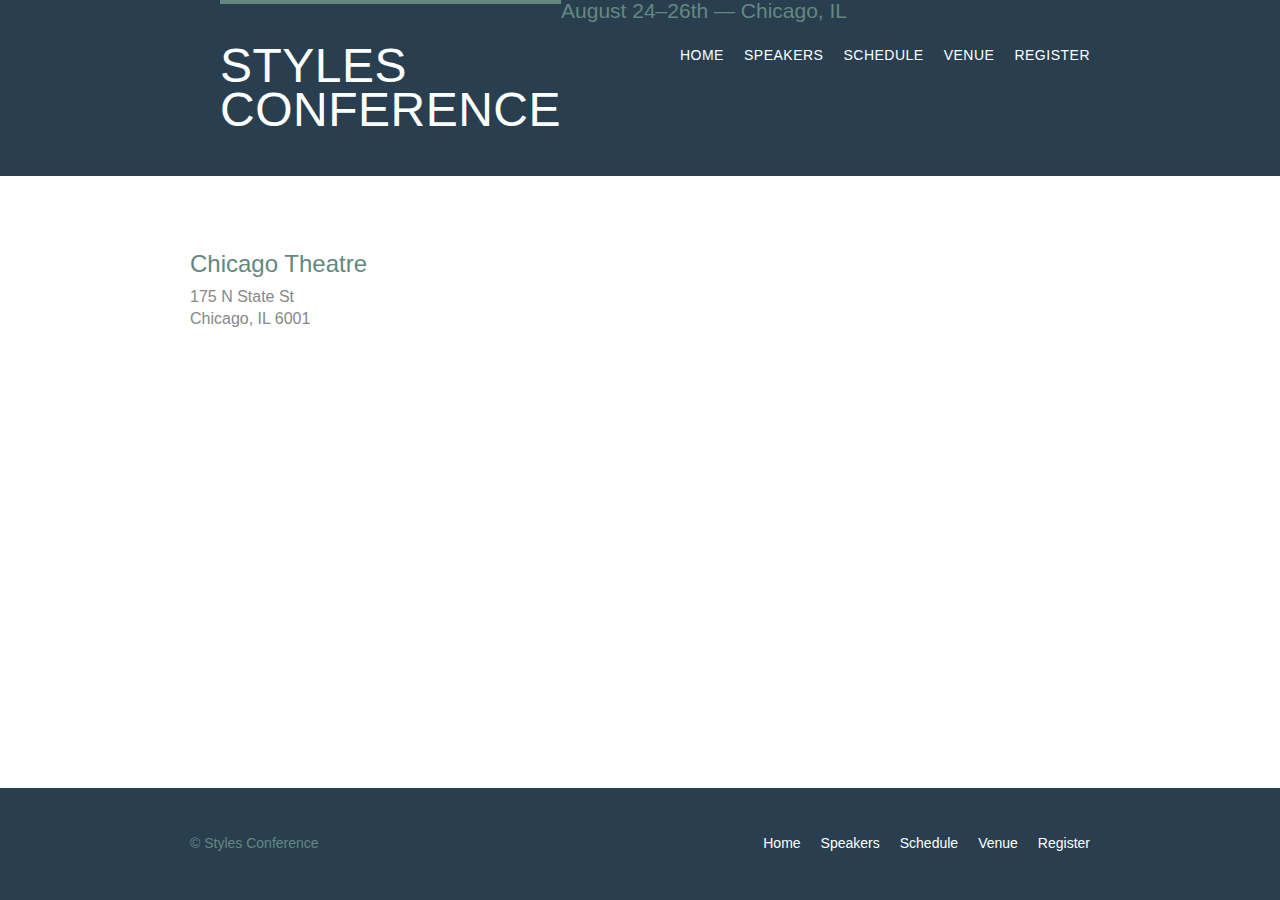
<file: venue.html>
<!DOCTYPE html>
<html lang="en">
  <head>
    <meta charset="utf-8">
    <title>Styles Conference </title>
    <link rel="stylesheet" href="assets/stylesheets/main.css">
  </head>
  <body>
    <header class="primary-header container group">
      <section class="container">
      <h1 class="logo">
        <a href="index.html">Styles <br> Conference</a>
      </h1>
      </section>
      <h3>August 24&ndash;26th &mdash; Chicago, IL</h3>
      <nav class="nav primary-nav">
        <ul>
          <li><a href="index.html">Home</a></li><!--
          --><li><a href="speakers.html">Speakers</a></li><!--
          --><li><a href="schedule.html">Schedule</a></li><!--
          --><li><a href="venue.html">Venue</a></li><!--
          --><li><a href="register.html">Register</a></li>
        </ul>
      </nav>
    </header>
    <section class="row">
      <div class="grid">

        <section class="venue-theatre">

          <div class="col-1-3">
            <h2>Chicago Theatre</h2>
            <p>175 N State St <br> Chicago, IL 6001</p>
          </div><!--
          --><iframe class="venue-map col-2-3" src="https://www.google.com/maps/embed?pb=!1m18!1m12!1m3!1d47513.48251166555!2d-87.6990142249013!3d41.90161671448887!2m3!1f0!2f0!3f0!3m2!1i1024!2i768!4f13.1!3m3!1m2!1s0x880e2ca55810a493%3A0x4700ddf60fcbfad6!2sThe%20Chicago%20Theatre!5e0!3m2!1sen!2sin!4v1583036254491!5m2!1sen!2sin"></iframe>

        </section>

        <section class="venue-hotel">

          <div class="col-1-3"></div><!--

          --><iframe class="col-2-3"></iframe>

        </section>
      </div>
    </section>
  <footer class="primary-footer container group">
    <small>&copy; Styles Conference</small>
    <nav class="nav">
      <ul>
        <li><a href="index.html">Home</a></li><!--
        --><li><a href="speakers.html">Speakers</a></li><!--
        --><li><a href="schedule.html">Schedule</a></li><!--
        --><li><a href="venue.html">Venue</a></li><!--
        --><li><a href="register.html">Register</a></li>
      </ul>
    </nav>
  </footer>
</body>
</html>
</file>
<file: assets/stylesheets/main.css>
/* http://meyerweb.com/eric/tools/css/reset/
   v2.0 | 20110126
   License: none (public domain)
*/

html, body, div, span, applet, object, iframe,
h1, h2, h3, h4, h5, h6, p, blockquote, pre,
a, abbr, acronym, address, big, cite, code,
del, dfn, em, img, ins, kbd, q, s, samp,
small, strike, strong, sub, sup, tt, var,
b, u, i, center,
dl, dt, dd, ol, ul, li,
fieldset, form, label, legend,
table, caption, tbody, tfoot, thead, tr, th, td,
article, aside, canvas, details, embed,
figure, figcaption, footer, header, hgroup,
menu, nav, output, ruby, section, summary,
time, mark, audio, video {
  margin: 0;
  padding: 0;
  border: 0;
  font-size: 100%;
  font: inherit;
  vertical-align: baseline;
}
/* HTML5 display-role reset for older browsers */
article, aside, details, figcaption, figure,
footer, header, hgroup, menu, nav, section {
  display: block;
}
body {
  line-height: 1;
}
ol, ul {
  list-style: none;
}
blockquote, q {
  quotes: none;
}
blockquote:before, blockquote:after,
q:before, q:after {
  content: '';
  content: none;
}
table {
  border-collapse: collapse;
  border-spacing: 0;
}

/*
  ========================================
  Grid
  ========================================
*/

*,
*:before,
*:after {
  -webkit-box-sizing: border-box;
     -moz-box-sizing: border-box;
          box-sizing: border-box;
}
.container,
.grid {
  margin: 0 auto;
  width: 960px;
}
.container{
	padding-left: 30px;
	padding-right: 30px;
}

/*
  ========================================
  Typography
  ========================================
*/

h1, h3, h4, h5, p {
  margin-bottom: 22px;
}
h1, h2, h3, h4{
	color: #648880;
}
h1{
	font-size: 36px;
	line-height: 44px;
}
h2{
	font-size: 24px;
	line-height: 44px;
}
h3{
	font-size: 21px;
}
h4{
	font-size: 18px;
}
h5{
	color: #a9b2b9;
	font-size: 14px;
	font-weight: 400;
	text-transform: uppercase;
}
strong {
	font-weight: 400;
}
cite, em {
	font-style: italic;
}
/*
  ========================================
  Buttons
  ========================================
*/

.btn {
  border-radius: 5px;
  color: #fff;
  cursor: pointer;
  display: inline-block;
  font-weight: 400;
  letter-spacing: .5px;
  margin: 0;
  text-transform: uppercase;
}
.btn-alt {
  border: 1px solid #dfe2e5;
  padding: 10px 30px;
}
.btn-alt:hover{
	background: #fff;
	color: #648880;
}

/*
  ========================================
  Home
  ========================================
*/

.hero {
	color: #fff;
	line-height: 44px;
  padding: 22px 80px 66px 80px;
  text-align: center;
}
.hero h2{
	font-size: 36px;
}
.hero p{
	font-size: 24px;
	font-weight: 100;
}
/*
======================
Clearfix
======================
*/
.group:before,
.group:after{
	content:"";
	display: table;
}
.group:after{
	clear: both;
}
.group{
	clear: both;
	*zoom: 1;
}
/*
=======================
Primary header
=======================
*/

.logo{
	border-top: 4px solid #648880;
	float: left;
	font-size: 48px;
	font-weight: 100;
	letter-spacing: .5px;
	line-height: 44px;
	padding: 40px 0 22px 0;
	text-transform: uppercase;
	
}
.tagline{
	margin: 66px 0 22px 0;
	text-align: right;
}
/*
==========================
Primary footer
==========================
*/

.primary-footer small{
	float: left;
	font-weight: 400;
}
.primary-footer{
	color: #648880;
	font-size: 14px;
	padding-bottom: 44px;
	padding-top: 44px;
}
.col-1-3{
	width: 33.33%;
}
.col-2-3{
	width: 66.66%;
}
.col-1-3,
.col-2-3{
	display: inline-block;
	vertical-align: top;
}
.grid,
.col-1-3,
.col-2-3{
	padding-left: 15px;
	padding-right: 15px;
}
/*
====================
Custom styles
====================
*/
body{
	background: #293f50;
	color: #888;
	font: 300 16px/22px "Lato", "Open Sans", "Helvetica Neue", Helvetica, sans-serif;
}

/*
=============================
Links
=============================
*/

a:hover {
	color: #a9b2b9;
}
a {
	color: #648880;
	text-decoration: none;
}
p a {
	border-bottom: 1px solid #dfe2e5;
}
.primary-nav {
	font-size: 14px;
	font-weight: 400;
	letter-spacing: .5px;
	text-transform: uppercase;
}
.teaser a:hover h3{
	color: #a9b2b9
}
/*
================
Navigation
================
*/

.nav {
	text-align: right;
}
.nav li {
	display: inline-block;
	margin: 0 10px;
	vertical-align: top;
}
.nav li:last-child {
	margin-right: 0;
}
.primary-header a,
.primary-footer a{
	color: #fff;
}
.primary-header a:hover,
.primary-footer a:hover{
	color: #648880;
}
/*
=============================
Rows
=============================
*/

.row{
	background: #fff;
	min-width: 960px;
	padding: 66px 0 44px 0;
}


.lead{
	text-align: center;
}
.lead p{
font-size: 21px;
line-height:  33px;
}
/*
===================
Speakers
===================
*/

.speaker-info {
	border: 1px solid #dfe2e5;
	border-radius: 5px;
	margin-top: 88px;
	padding-bottom: 22px 0;
	text-align: center;
}
.speaker {
	margin-bottom: 44px;
}
.teaser img {
	border-radius: 5px
	display: block;
	margin-bottom: 22px;
	max-width: 100%;
}
.speaker-info img {
	border-radius: 50%;
	height: 130px;
	margin: -66px 0 22px 0;
	vertical-align: top;
}
/*
===========================
Venue
===========================
*/

.venue-theatre{
	margin-bottom: 66px;
}
.venue-hotel{
	margin-bottom: 22px;
}
.venue-map{
	height: 264px;
}
.why-attend{
	list-style: square;
	margin: 0 0 22px 30px;
}
form{
	margin-bottom: 22px;
}
input,
select,
textarea{
	font: 300 16px/22px "Lato", "Open Sans", "Helvetica Neue", Helvetica, Arial, sans-serif;
}
.register-group label{
	color: #648880;
	cursor: pointer;
	font-weight: 400;
}
.register-group input,
.register-group select,
.register-group textarea{
	border: 1px solid #c6c9cc;
	border-radius: 5px;
	color: #888;
	display: block;
	margin: 5px 0 27px 0;
	padding: 5px 8px;
}
.register-group input,
.register-group textarea{
	width: 100%;
}
.register-group select{
	height: 34px;
	width: 60px;
}
.register-group textarea{
	height: 78px;
}
.btn-default{
	border: 0;
	background: #648880;
	padding: 11px 30px;
	font-size: 14px;
}
.btn-default:hover{
	background: #77a198;
}
table{
	margin-bottom: 44px;
	width: 100%;
}
table:last-child{
	margin-bottom: 0;
}
th,
td{
	padding-bottom: 22px;
	vertical-align: top;
}
th{
	padding-right: 45px;
	text-align: right;
	width: 20%;
}
td{
	width: 40%;
}
thead{
	line-height: 44px;
}
thead th {
	color: #648880;
	font-size: 24px;
}
tbody th{
	color: #a9b2b9;
	font-size: 14px;
	font-weight: 400;
	padding-top: 22px;
	text-transform: uppercase;
}
tbody td{
	border-top: 1px solid #dfe2e5;
	padding-top: 21px;
}
tbody td:first-of-type{
	padding-right: 15px;
}
tbody td:last-of-type{
	padding-left: 15px;
}
tbody td:only-of-type{
	padding-left: 0;
	padding-right: 0;
}
table a{
	color: #888;
}
table h4{
	margin-bottom: 0;
}
.schedule-offset{
	color: #a9b2b9;
}
</file>
